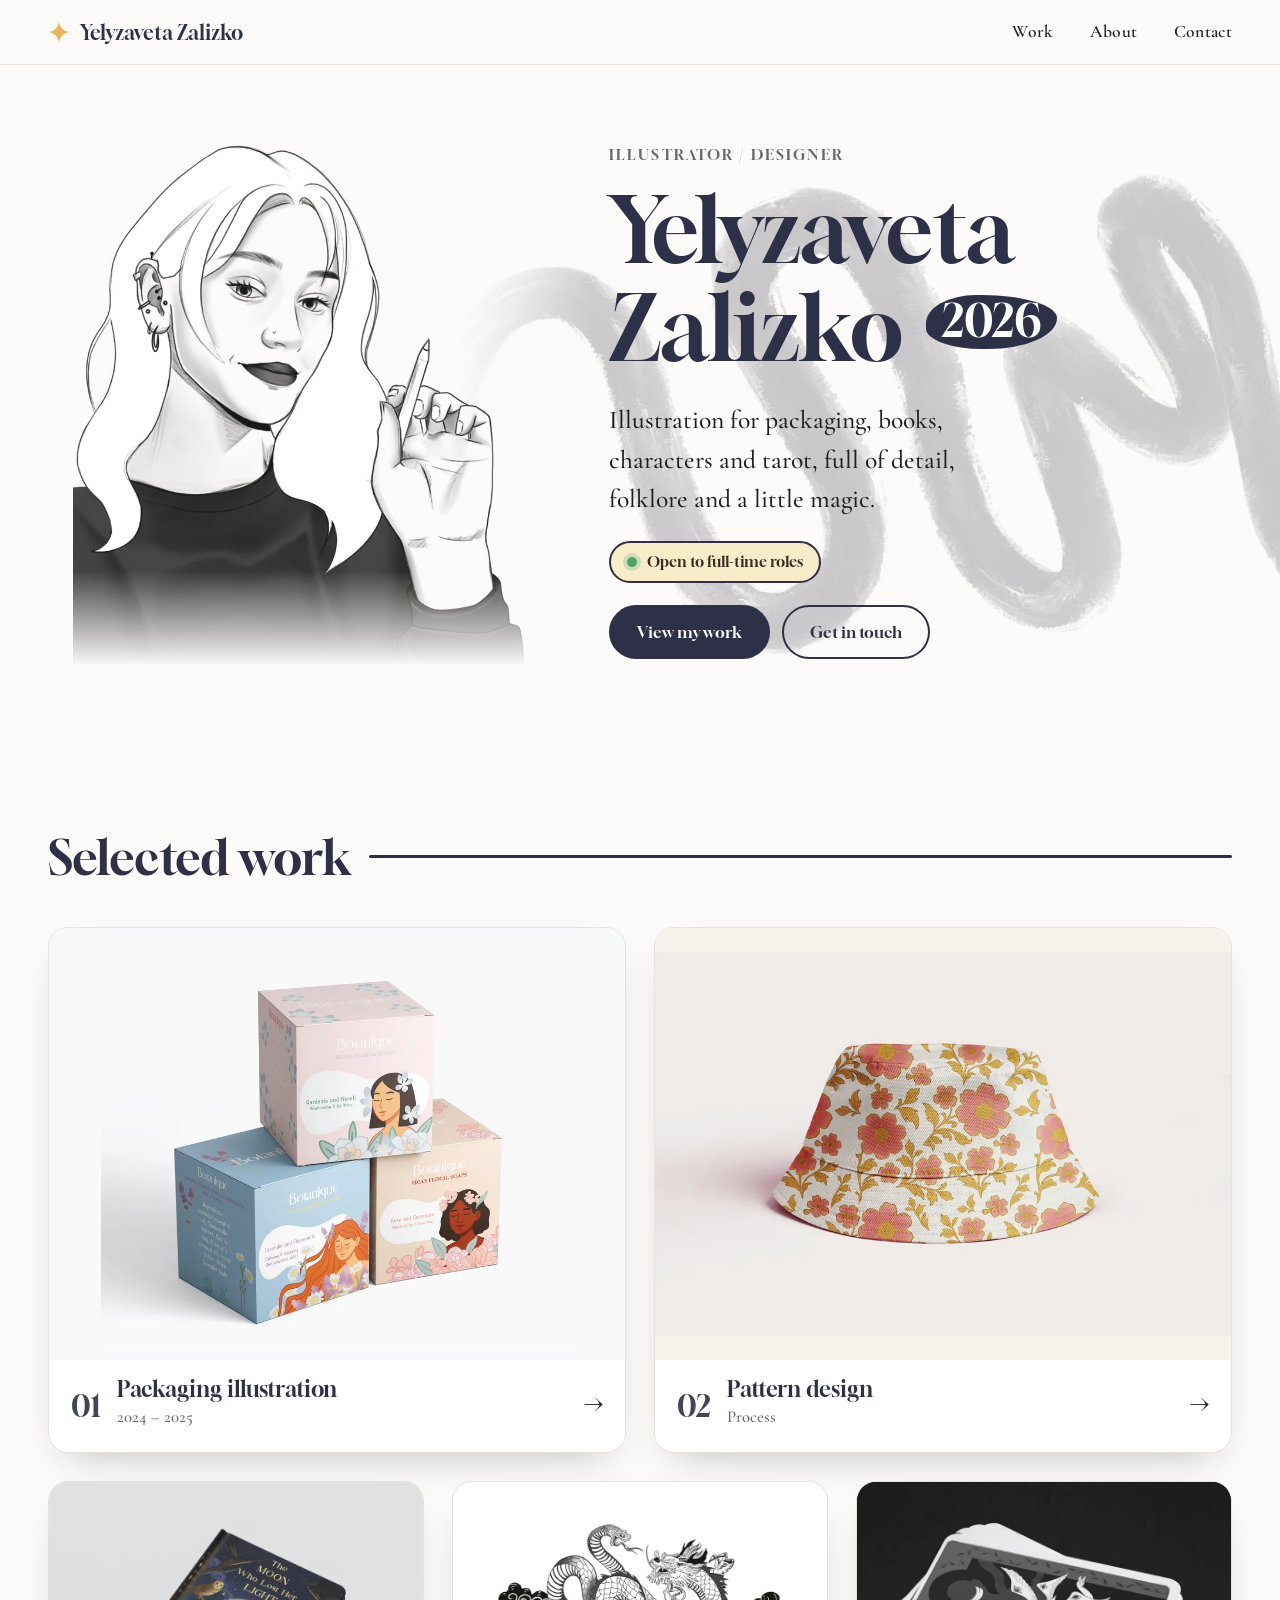
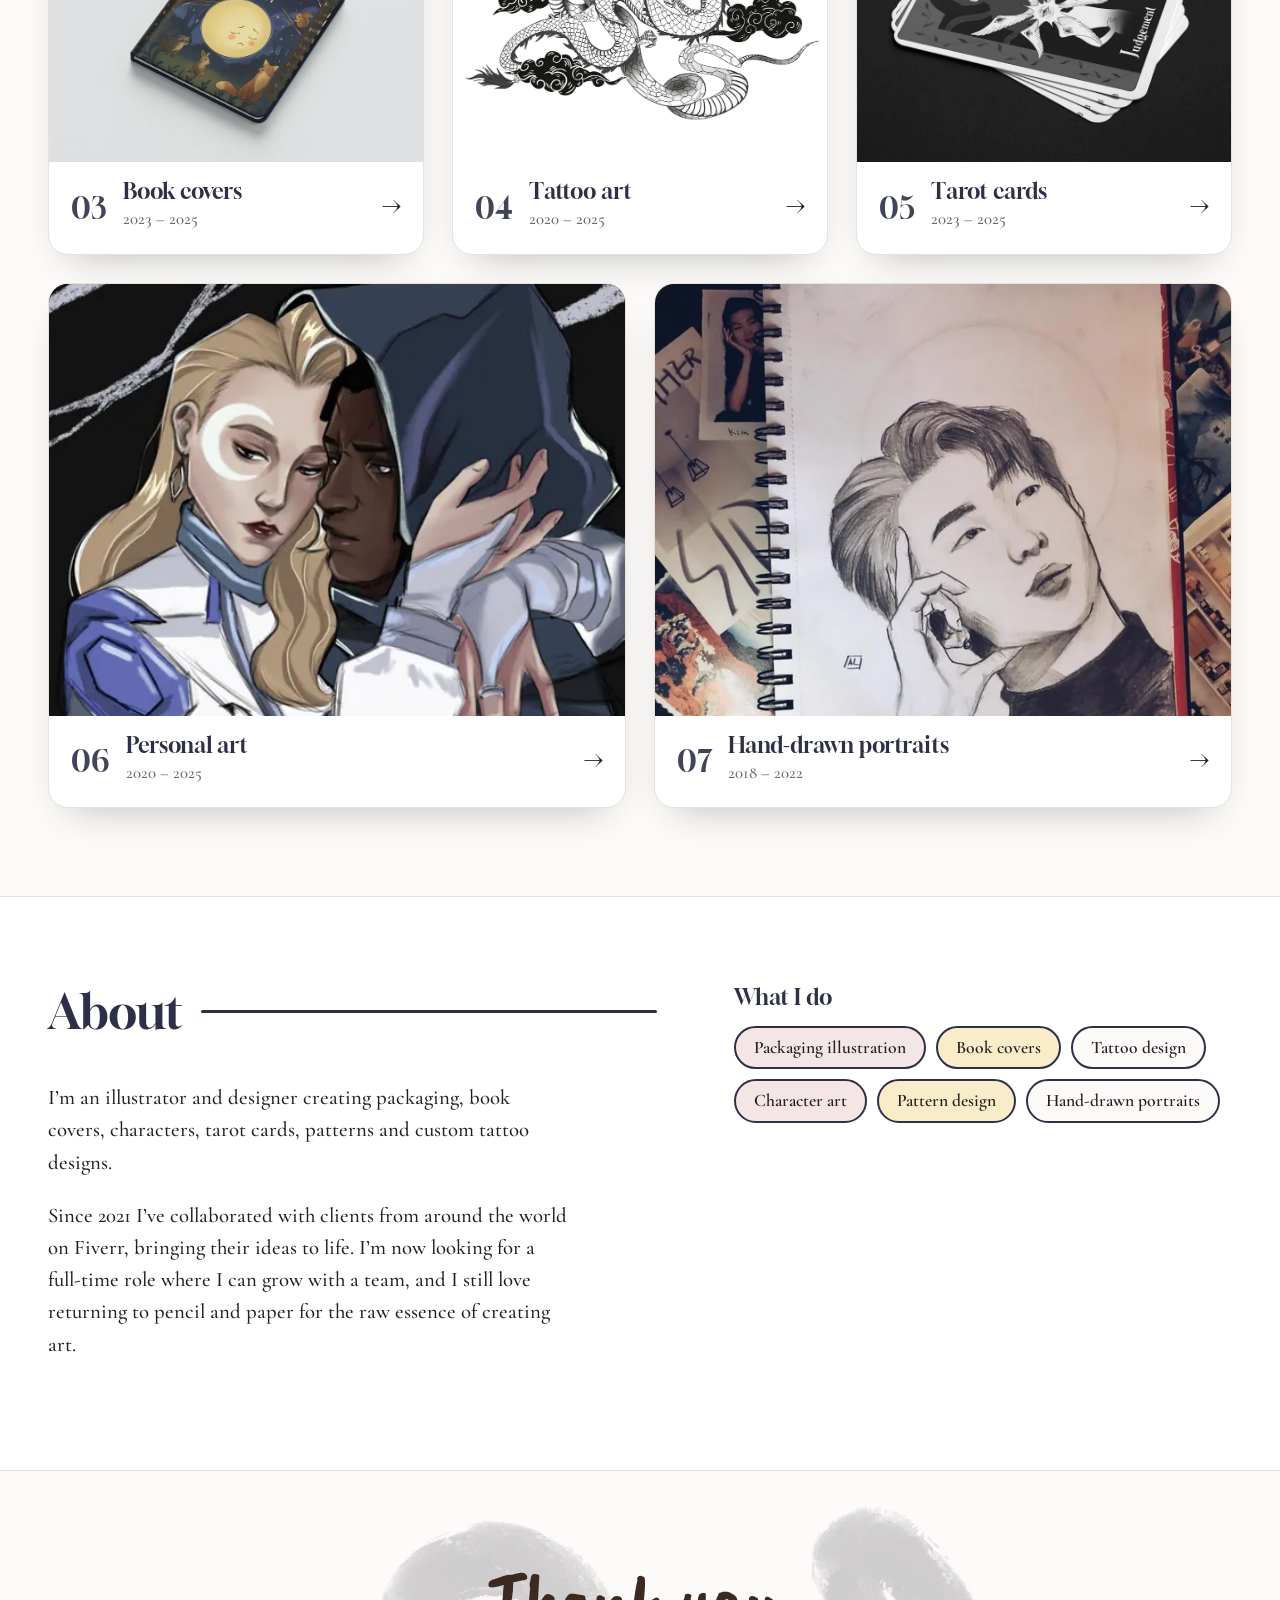
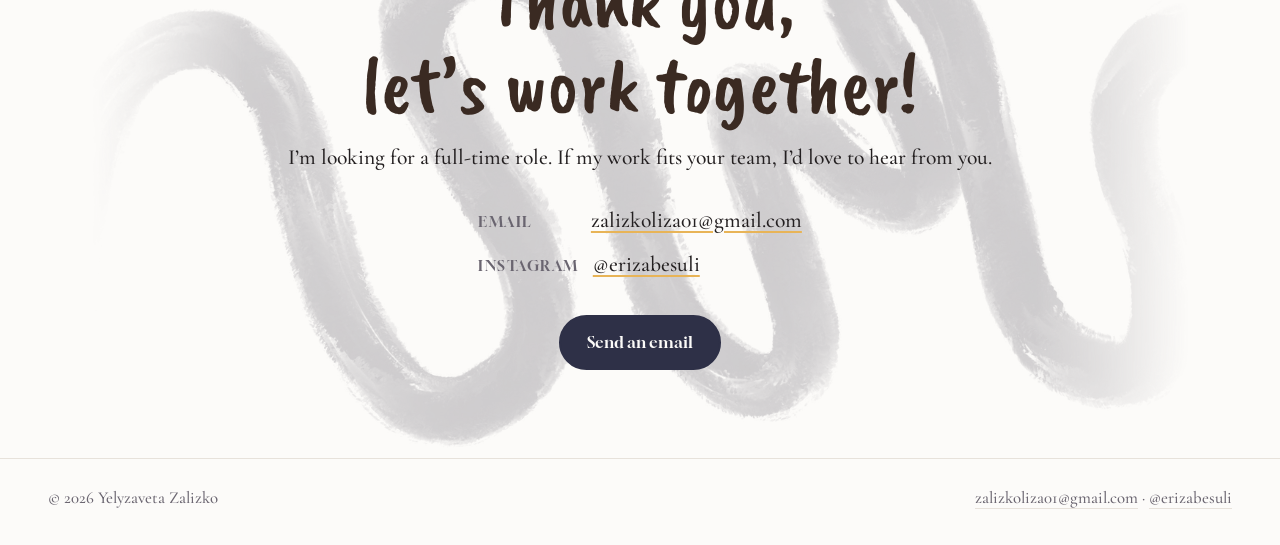
<file: index.html>
<!doctype html>
<html lang="en">
<head>
<meta charset="utf-8">
<meta name="viewport" content="width=device-width, initial-scale=1">
<title>Yelyzaveta Zalizko · Illustrator / Designer</title>
<meta name="description" content="Portfolio of Yelyzaveta Zalizko, illustrator and designer: packaging, book covers, character art, tarot cards and pattern design. Open to full-time roles.">
<meta name="theme-color" content="#fcfbf9">
<meta property="og:title" content="Yelyzaveta Zalizko · Illustrator / Designer">
<meta property="og:description" content="Portfolio of Yelyzaveta Zalizko, illustrator and designer: packaging, book covers, character art, tarot cards and pattern design. Open to full-time roles.">
<meta property="og:type" content="website">
<link rel="icon" href="img/favicon.svg" type="image/svg+xml">
<link rel="preconnect" href="https://fonts.googleapis.com">
<link rel="preconnect" href="https://fonts.gstatic.com" crossorigin>
<link href="https://fonts.googleapis.com/css2?family=Caveat+Brush&family=Cormorant+Garamond:wght@500;600;700&family=Gloock&display=swap" rel="stylesheet">
<link rel="stylesheet" href="css/style.css">
</head>
<body>
<a class="skip" href="#main">Skip to content</a>
<header class="nav">
  <div class="wrap">
    <a class="brand" href="index.html"><svg viewBox="0 0 64 64" aria-hidden="true"><path d="M32 2c2.6 16.6 13.4 27.4 30 30-16.6 2.6-27.4 13.4-30 30C29.4 45.4 18.6 34.6 2 32 18.6 29.4 29.4 18.6 32 2z" fill="#e8b457"/></svg><span>Yelyzaveta Zalizko</span></a>
    <button class="burger" aria-label="Menu" aria-expanded="false"><span></span></button>
    <ul class="menu">
      <li><a href="index.html#work">Work</a></li>
      <li><a href="index.html#about">About</a></li>
      <li><a href="index.html#contact">Contact</a></li>
    </ul>
  </div>
</header>
<main id="main">
<section class="hero">
  <img class="swirl" src="img/brush-t.webp" alt="" aria-hidden="true">
  <div class="wrap">
    <div class="hero-art"><img src="img/hero-portrait-t.webp" width="783" height="900" alt="Illustrated self-portrait of Yelyzaveta holding a pencil"></div>
    <div>
      <p class="eyebrow">Illustrator / Designer</p>
      <h1>Yelyzaveta<br>Zalizko <em>2026</em></h1>
      <p class="lede">Illustration for packaging, books, characters and tarot, full of detail, folklore and a little magic.</p>
      <p class="badge"><i aria-hidden="true"></i>Open to full-time roles</p>
      <div class="btns"><a class="btn" href="#work">View my work</a><a class="btn ghost" href="#contact">Get in touch</a></div>
    </div>
  </div>
</section>

<section id="work">
  <div class="wrap">
    <div class="sec-head"><h2>Selected work</h2></div>
    <div class="cards">
    <a class="card reveal half" href="packaging.html" style="--tint:#f8f9fa;--fit:contain;--pos:center">
      <div class="pic"><img src="img/soap-trio-t.webp" width="900" height="825" alt=""></div>
      <div class="info"><span class="num">01</span><div><h3>Packaging illustration</h3><span class="yrs">2024 – 2025</span></div><span class="arrow" aria-hidden="true">→</span></div>
    </a>
    <a class="card reveal half" href="pattern-design.html" style="--tint:#f7f1ec;--fit:contain;--pos:center">
      <div class="pic"><img src="img/pat-hat-t.webp" width="900" height="600" alt=""></div>
      <div class="info"><span class="num">02</span><div><h3>Pattern design</h3><span class="yrs">Process</span></div><span class="arrow" aria-hidden="true">→</span></div>
    </a>
    <a class="card reveal" href="book-covers.html" style="--tint:#dfe1e6;--fit:cover;--pos:center">
      <div class="pic"><img src="img/moon-closed-t.webp" width="900" height="675" alt="" loading="lazy" decoding="async"></div>
      <div class="info"><span class="num">03</span><div><h3>Book covers</h3><span class="yrs">2023 – 2025</span></div><span class="arrow" aria-hidden="true">→</span></div>
    </a>
    <a class="card reveal" href="tattoo-art.html" style="--tint:#ffffff;--fit:contain;--pos:center">
      <div class="pic"><img src="img/tattoo-dragon-t.webp" width="900" height="643" alt="" loading="lazy" decoding="async"></div>
      <div class="info"><span class="num">04</span><div><h3>Tattoo art</h3><span class="yrs">2020 – 2025</span></div><span class="arrow" aria-hidden="true">→</span></div>
    </a>
    <a class="card reveal" href="tarot.html" style="--tint:#161616;--fit:cover;--pos:center 45%">
      <div class="pic"><img src="img/tarot-stack-t.webp" width="900" height="600" alt="" loading="lazy" decoding="async"></div>
      <div class="info"><span class="num">05</span><div><h3>Tarot cards</h3><span class="yrs">2023 – 2025</span></div><span class="arrow" aria-hidden="true">→</span></div>
    </a>
    <a class="card reveal half" href="personal-art.html" style="--tint:#1a1a1f;--fit:cover;--pos:center 30%">
      <div class="pic"><img src="img/art-couple-t.webp" width="506" height="900" alt="" loading="lazy" decoding="async"></div>
      <div class="info"><span class="num">06</span><div><h3>Personal art</h3><span class="yrs">2020 – 2025</span></div><span class="arrow" aria-hidden="true">→</span></div>
    </a>
    <a class="card reveal half" href="portraits.html" style="--tint:#e8e1d8;--fit:cover;--pos:center 35%">
      <div class="pic"><img src="img/portrait-rm-t.webp" width="899" height="900" alt="" loading="lazy" decoding="async"></div>
      <div class="info"><span class="num">07</span><div><h3>Hand-drawn portraits</h3><span class="yrs">2018 – 2022</span></div><span class="arrow" aria-hidden="true">→</span></div>
    </a>
    </div>
  </div>
</section>

<section class="about" id="about">
  <div class="wrap">
    <div class="reveal">
      <div class="sec-head"><h2>About</h2></div>
      <p>I’m an illustrator and designer creating packaging, book covers, characters, tarot cards, patterns and custom tattoo designs.</p>
      <p>Since 2021 I’ve collaborated with clients from around the world on Fiverr, bringing their ideas to life. I’m now looking for a full-time role where I can grow with a team, and I still love returning to pencil and paper for the raw essence of creating art.</p>
    </div>
    <div class="reveal">
      <h3>What I do</h3>
      <ul class="chips"><li>Packaging illustration</li><li>Book covers</li><li>Tattoo design</li><li>Character art</li><li>Pattern design</li><li>Hand-drawn portraits</li></ul>
    </div>
  </div>
</section>

<section class="contact" id="contact">
  <img class="swirl" src="img/brush-t.webp" alt="" aria-hidden="true" loading="lazy">
  <div class="wrap reveal">
    <h2>Thank you,<br>let’s work together!</h2>
    <p class="sub">I’m looking for a full-time role. If my work fits your team, I’d love to hear from you.</p>
    <ul class="contact-list">
      <li><b>Email</b><a href="mailto:zalizkoliza01@gmail.com">zalizkoliza01@gmail.com</a></li><li><b>Instagram</b><a href="https://www.instagram.com/erizabesuli/" rel="noopener">@erizabesuli</a></li>
    </ul>
    <div class="btns"><a class="btn" href="mailto:zalizkoliza01@gmail.com?subject=Opportunity%20for%20Yelyzaveta%20Zalizko">Send an email</a></div>
  </div>
</section>
</main>
<footer class="foot">
  <div class="wrap">
    <span>© 2026 Yelyzaveta Zalizko</span>
    <span><a href="mailto:zalizkoliza01@gmail.com">zalizkoliza01@gmail.com</a> · <a href="https://www.instagram.com/erizabesuli/" rel="noopener">@erizabesuli</a></span>
  </div>
</footer>
<script src="js/main.js"></script>
</body>
</html>
</file>
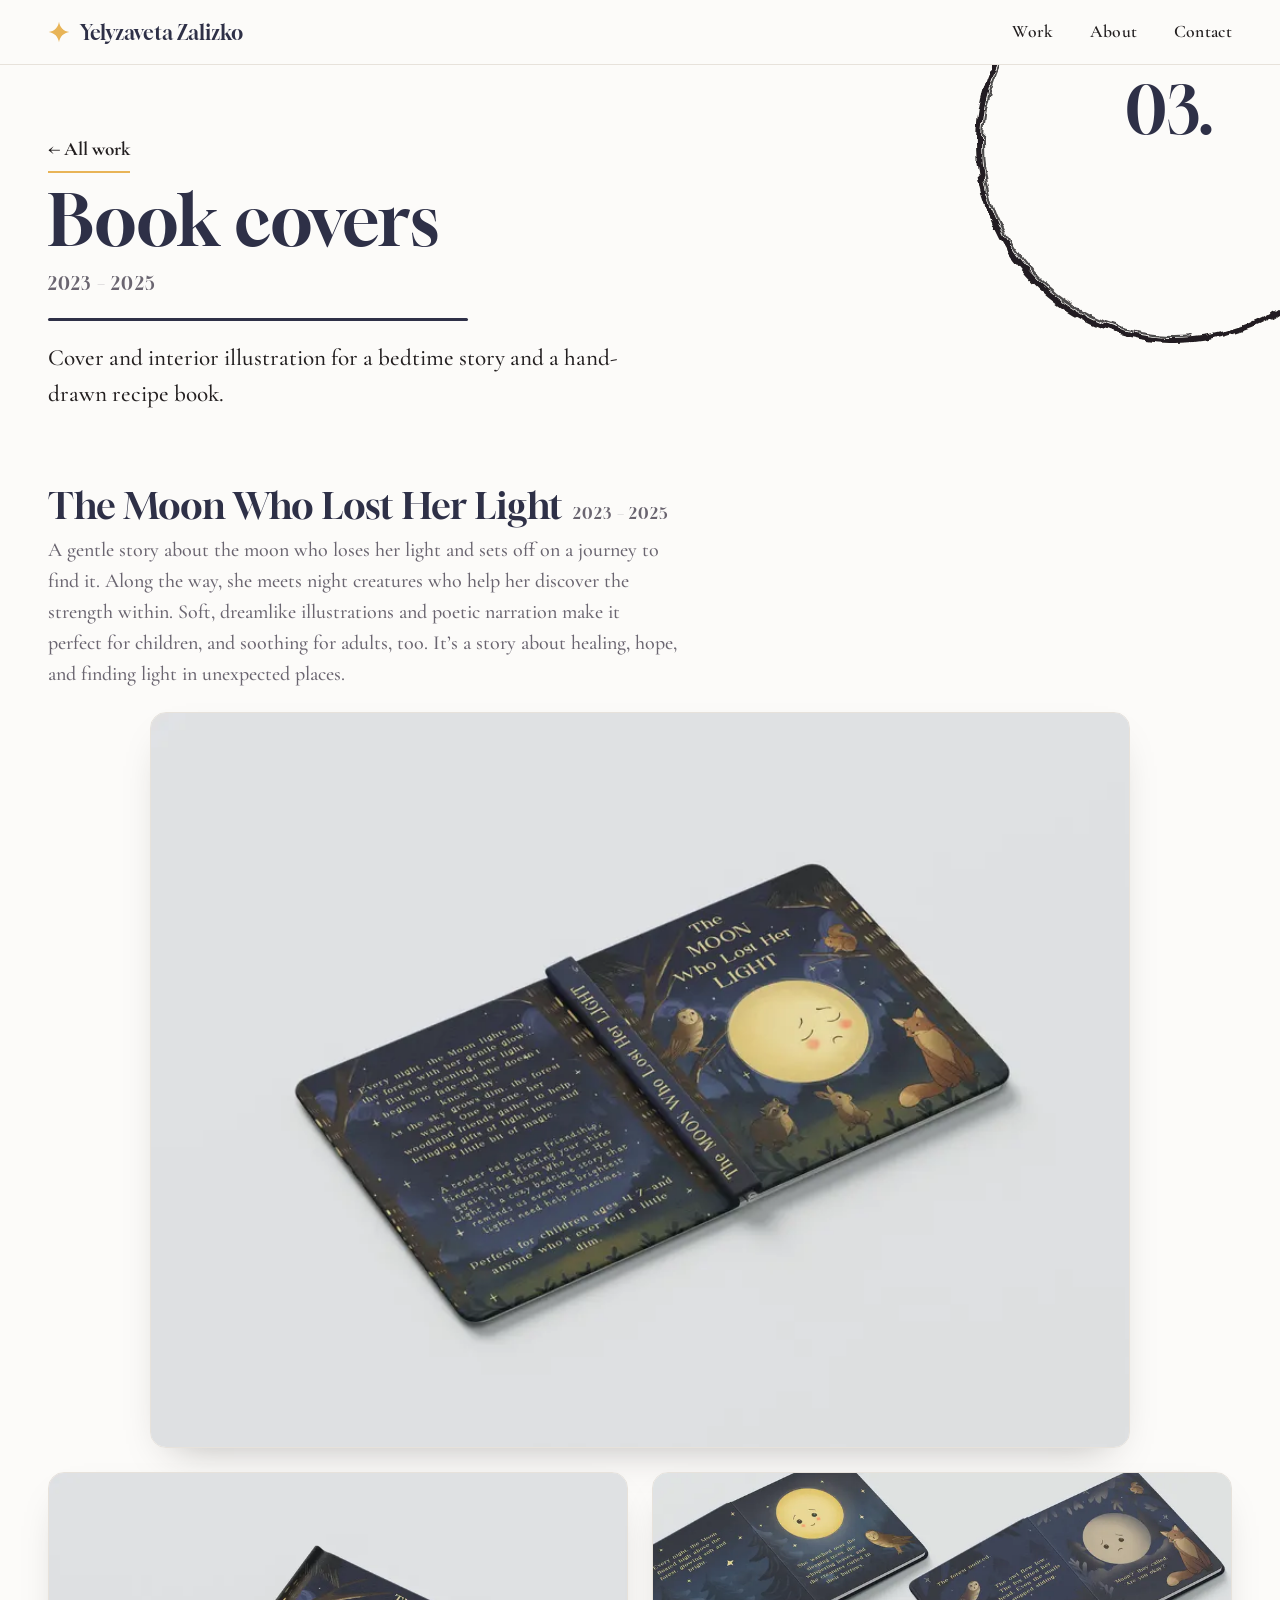
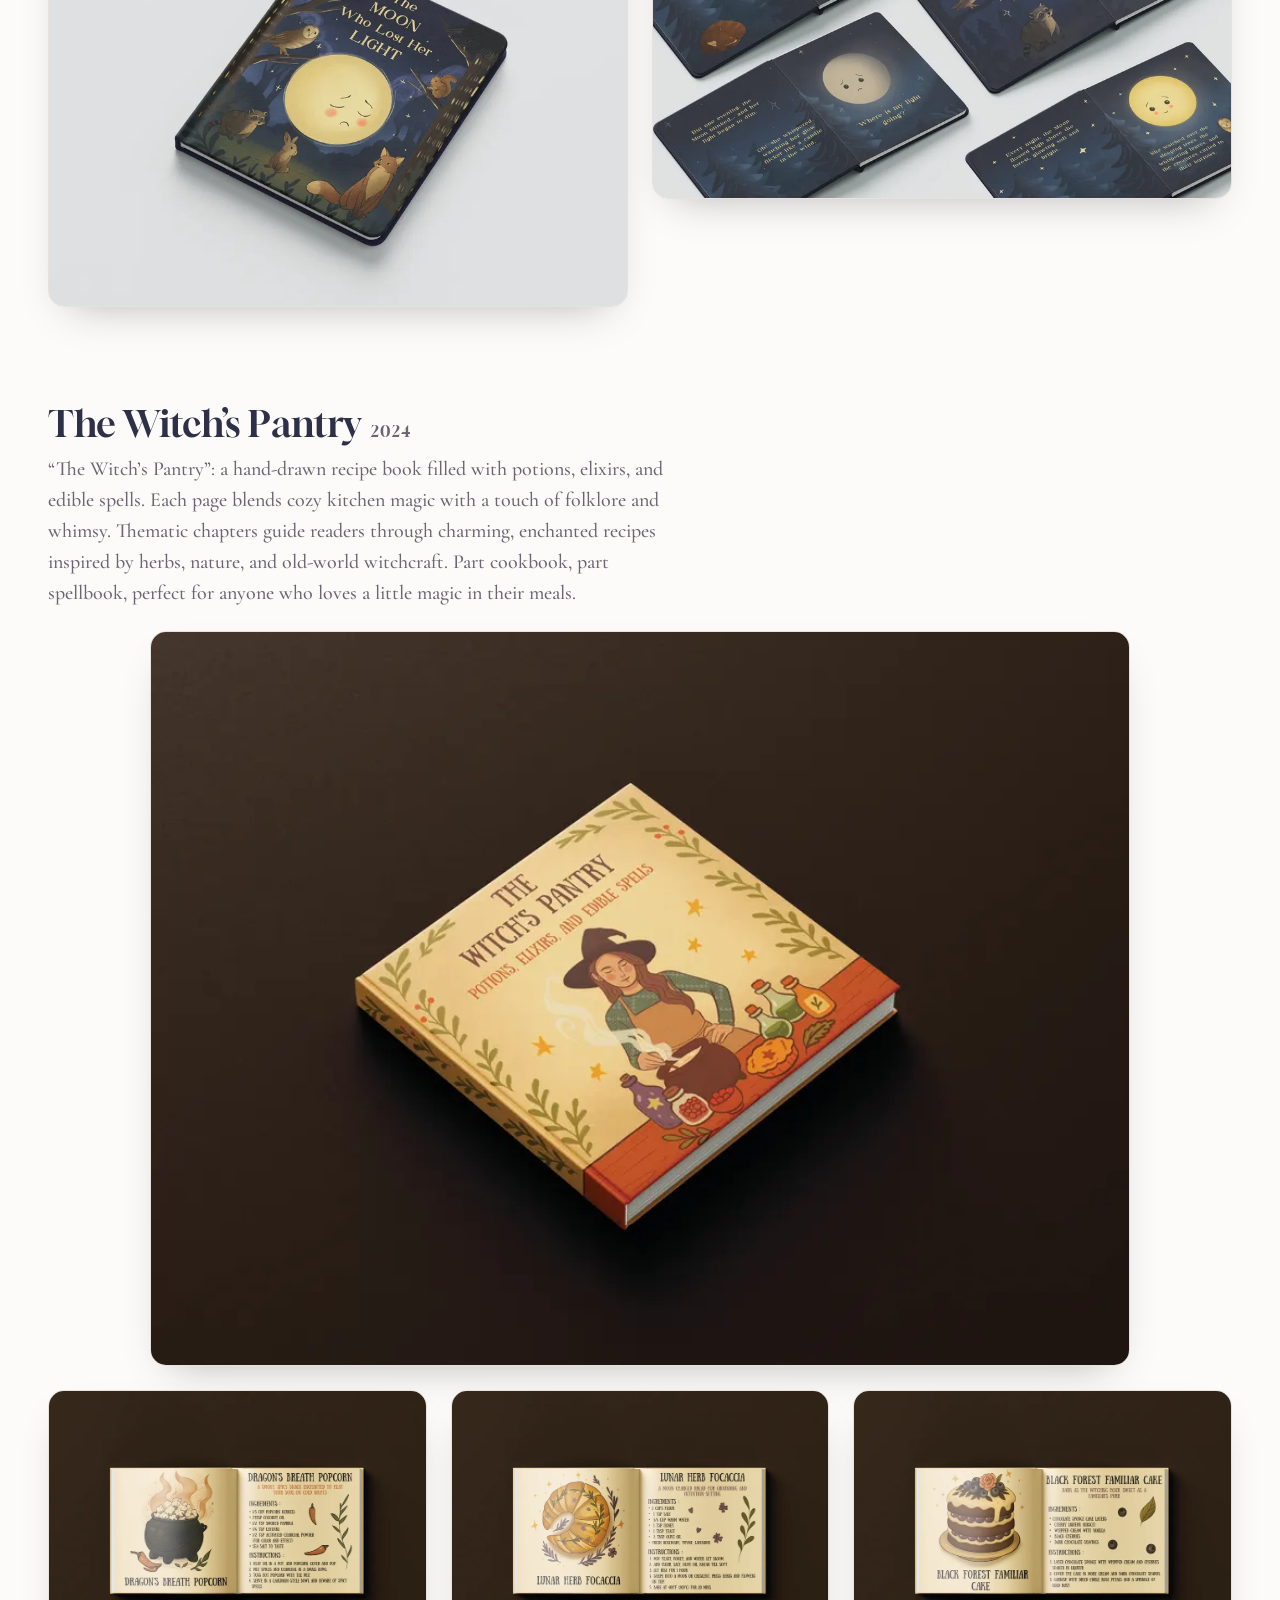
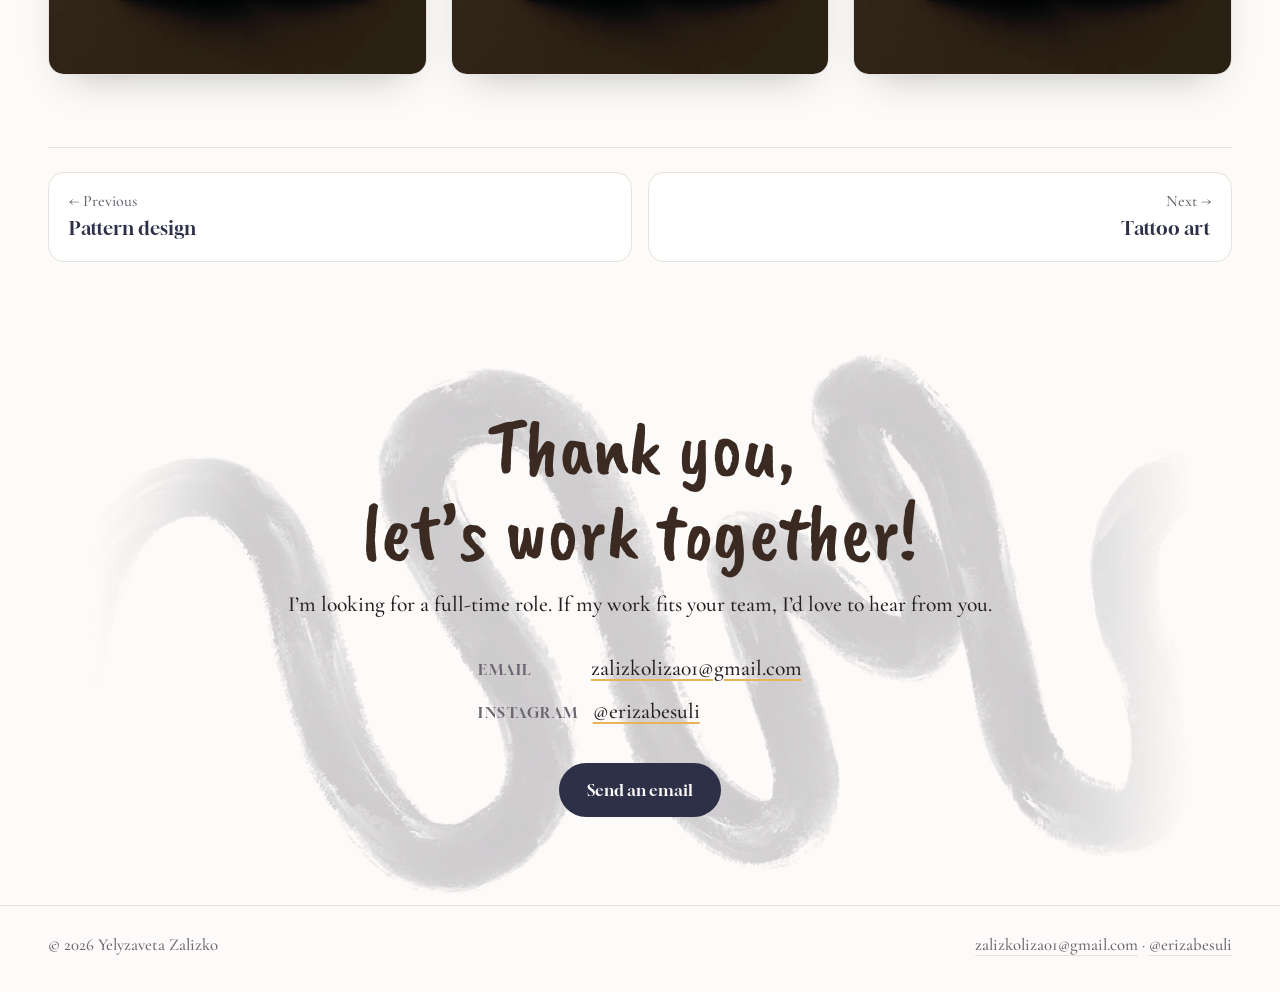
<file: book-covers.html>
<!doctype html>
<html lang="en">
<head>
<meta charset="utf-8">
<meta name="viewport" content="width=device-width, initial-scale=1">
<title>Book covers · Yelyzaveta Zalizko</title>
<meta name="description" content="Book covers by Yelyzaveta Zalizko. Cover and interior illustration for a bedtime story and a hand-drawn recipe book.">
<meta name="theme-color" content="#fcfbf9">
<meta property="og:title" content="Book covers · Yelyzaveta Zalizko">
<meta property="og:description" content="Book covers by Yelyzaveta Zalizko. Cover and interior illustration for a bedtime story and a hand-drawn recipe book.">
<meta property="og:type" content="website">
<link rel="icon" href="img/favicon.svg" type="image/svg+xml">
<link rel="preconnect" href="https://fonts.googleapis.com">
<link rel="preconnect" href="https://fonts.gstatic.com" crossorigin>
<link href="https://fonts.googleapis.com/css2?family=Caveat+Brush&family=Cormorant+Garamond:wght@500;600;700&family=Gloock&display=swap" rel="stylesheet">
<link rel="stylesheet" href="css/style.css">
</head>
<body>
<a class="skip" href="#main">Skip to content</a>
<header class="nav">
  <div class="wrap">
    <a class="brand" href="index.html"><svg viewBox="0 0 64 64" aria-hidden="true"><path d="M32 2c2.6 16.6 13.4 27.4 30 30-16.6 2.6-27.4 13.4-30 30C29.4 45.4 18.6 34.6 2 32 18.6 29.4 29.4 18.6 32 2z" fill="#e8b457"/></svg><span>Yelyzaveta Zalizko</span></a>
    <button class="burger" aria-label="Menu" aria-expanded="false"><span></span></button>
    <ul class="menu">
      <li><a href="index.html#work">Work</a></li>
      <li><a href="index.html#about">About</a></li>
      <li><a href="index.html#contact">Contact</a></li>
    </ul>
  </div>
</header>
<main id="main">
<header class="phead">
  <div class="ring" aria-hidden="true"><span>03.</span></div>
  <div class="wrap">
    <div>
      <a class="back" href="index.html#work">← All work</a>
      <h1>Book covers</h1>
      <p class="years">2023 – 2025</p>
      <div class="rule"></div>
      <p class="lede">Cover and interior illustration for a bedtime story and a hand-drawn recipe book.</p>
    </div>
  </div>
</header>
<section class="group"><div class="wrap"><div class="ghead reveal"><h2>The Moon Who Lost Her Light<span class="gy">2023 – 2025</span></h2><p>A gentle story about the moon who loses her light and sets off on a journey to find it. Along the way, she meets night creatures who help her discover the strength within. Soft, dreamlike illustrations and poetic narration make it perfect for children, and soothing for adults, too. It’s a story about healing, hope, and finding light in unexpected places.</p></div><div class="feature"><figure class="fig reveal"><a href="img/moon-open-f.webp" data-full="img/moon-open-f.webp" data-caption="Open hardcover of The Moon Who Lost Her Light showing the front cover, spine and back cover"><img src="img/moon-open-t.webp" width="900" height="675" alt="Open hardcover of The Moon Who Lost Her Light showing the front cover, spine and back cover" loading="lazy" decoding="async"></a></figure><figure class="fig reveal"><a href="img/moon-closed-f.webp" data-full="img/moon-closed-f.webp" data-caption="Closed hardcover with a sleepy moon surrounded by an owl, fox, rabbit and raccoon"><img src="img/moon-closed-t.webp" width="900" height="675" alt="Closed hardcover with a sleepy moon surrounded by an owl, fox, rabbit and raccoon" loading="lazy" decoding="async"></a></figure><figure class="fig reveal"><a href="img/moon-spreads-f.webp" data-full="img/moon-spreads-f.webp" data-caption="Interior spreads of the picture book: the moon, an owl, a fox and a raccoon in a night forest"><img src="img/moon-spreads-t.webp" width="900" height="506" alt="Interior spreads of the picture book: the moon, an owl, a fox and a raccoon in a night forest" loading="lazy" decoding="async"></a></figure></div></div></section>
<section class="group"><div class="wrap"><div class="ghead reveal"><h2>The Witch’s Pantry<span class="gy">2024</span></h2><p>“The Witch’s Pantry”: a hand-drawn recipe book filled with potions, elixirs, and edible spells. Each page blends cozy kitchen magic with a touch of folklore and whimsy. Thematic chapters guide readers through charming, enchanted recipes inspired by herbs, nature, and old-world witchcraft. Part cookbook, part spellbook, perfect for anyone who loves a little magic in their meals.</p></div><div class="feature"><figure class="fig reveal"><a href="img/witch-cover-f.webp" data-full="img/witch-cover-f.webp" data-caption="Cover of The Witch’s Pantry: a witch stirring a cauldron surrounded by potion bottles"><img src="img/witch-cover-t.webp" width="900" height="675" alt="Cover of The Witch’s Pantry: a witch stirring a cauldron surrounded by potion bottles" loading="lazy" decoding="async"></a></figure><figure class="fig reveal"><a href="img/witch-popcorn-f.webp" data-full="img/witch-popcorn-f.webp" data-caption="Recipe spread for Dragon’s Breath Popcorn with an illustrated cauldron"><img src="img/witch-popcorn-t.webp" width="900" height="675" alt="Recipe spread for Dragon’s Breath Popcorn with an illustrated cauldron" loading="lazy" decoding="async"></a></figure><figure class="fig reveal"><a href="img/witch-focaccia-f.webp" data-full="img/witch-focaccia-f.webp" data-caption="Recipe spread for Lunar Herb Focaccia with an illustrated loaf"><img src="img/witch-focaccia-t.webp" width="900" height="675" alt="Recipe spread for Lunar Herb Focaccia with an illustrated loaf" loading="lazy" decoding="async"></a></figure><figure class="fig reveal"><a href="img/witch-cake-f.webp" data-full="img/witch-cake-f.webp" data-caption="Recipe spread for Black Forest Familiar Cake with an illustrated cake"><img src="img/witch-cake-t.webp" width="900" height="675" alt="Recipe spread for Black Forest Familiar Cake with an illustrated cake" loading="lazy" decoding="async"></a></figure></div></div></section><div class="wrap"><nav class="pager" aria-label="Project navigation"><a href="pattern-design.html"><small>← Previous</small><strong>Pattern design</strong></a><a href="tattoo-art.html"><small>Next →</small><strong>Tattoo art</strong></a></nav></div>
<section class="contact" id="contact">
  <img class="swirl" src="img/brush-t.webp" alt="" aria-hidden="true" loading="lazy">
  <div class="wrap reveal">
    <h2>Thank you,<br>let’s work together!</h2>
    <p class="sub">I’m looking for a full-time role. If my work fits your team, I’d love to hear from you.</p>
    <ul class="contact-list">
      <li><b>Email</b><a href="mailto:zalizkoliza01@gmail.com">zalizkoliza01@gmail.com</a></li><li><b>Instagram</b><a href="https://www.instagram.com/erizabesuli/" rel="noopener">@erizabesuli</a></li>
    </ul>
    <div class="btns"><a class="btn" href="mailto:zalizkoliza01@gmail.com?subject=Opportunity%20for%20Yelyzaveta%20Zalizko">Send an email</a></div>
  </div>
</section>
</main>
<footer class="foot">
  <div class="wrap">
    <span>© 2026 Yelyzaveta Zalizko</span>
    <span><a href="mailto:zalizkoliza01@gmail.com">zalizkoliza01@gmail.com</a> · <a href="https://www.instagram.com/erizabesuli/" rel="noopener">@erizabesuli</a></span>
  </div>
</footer>
<script src="js/main.js"></script>
</body>
</html>
</file>
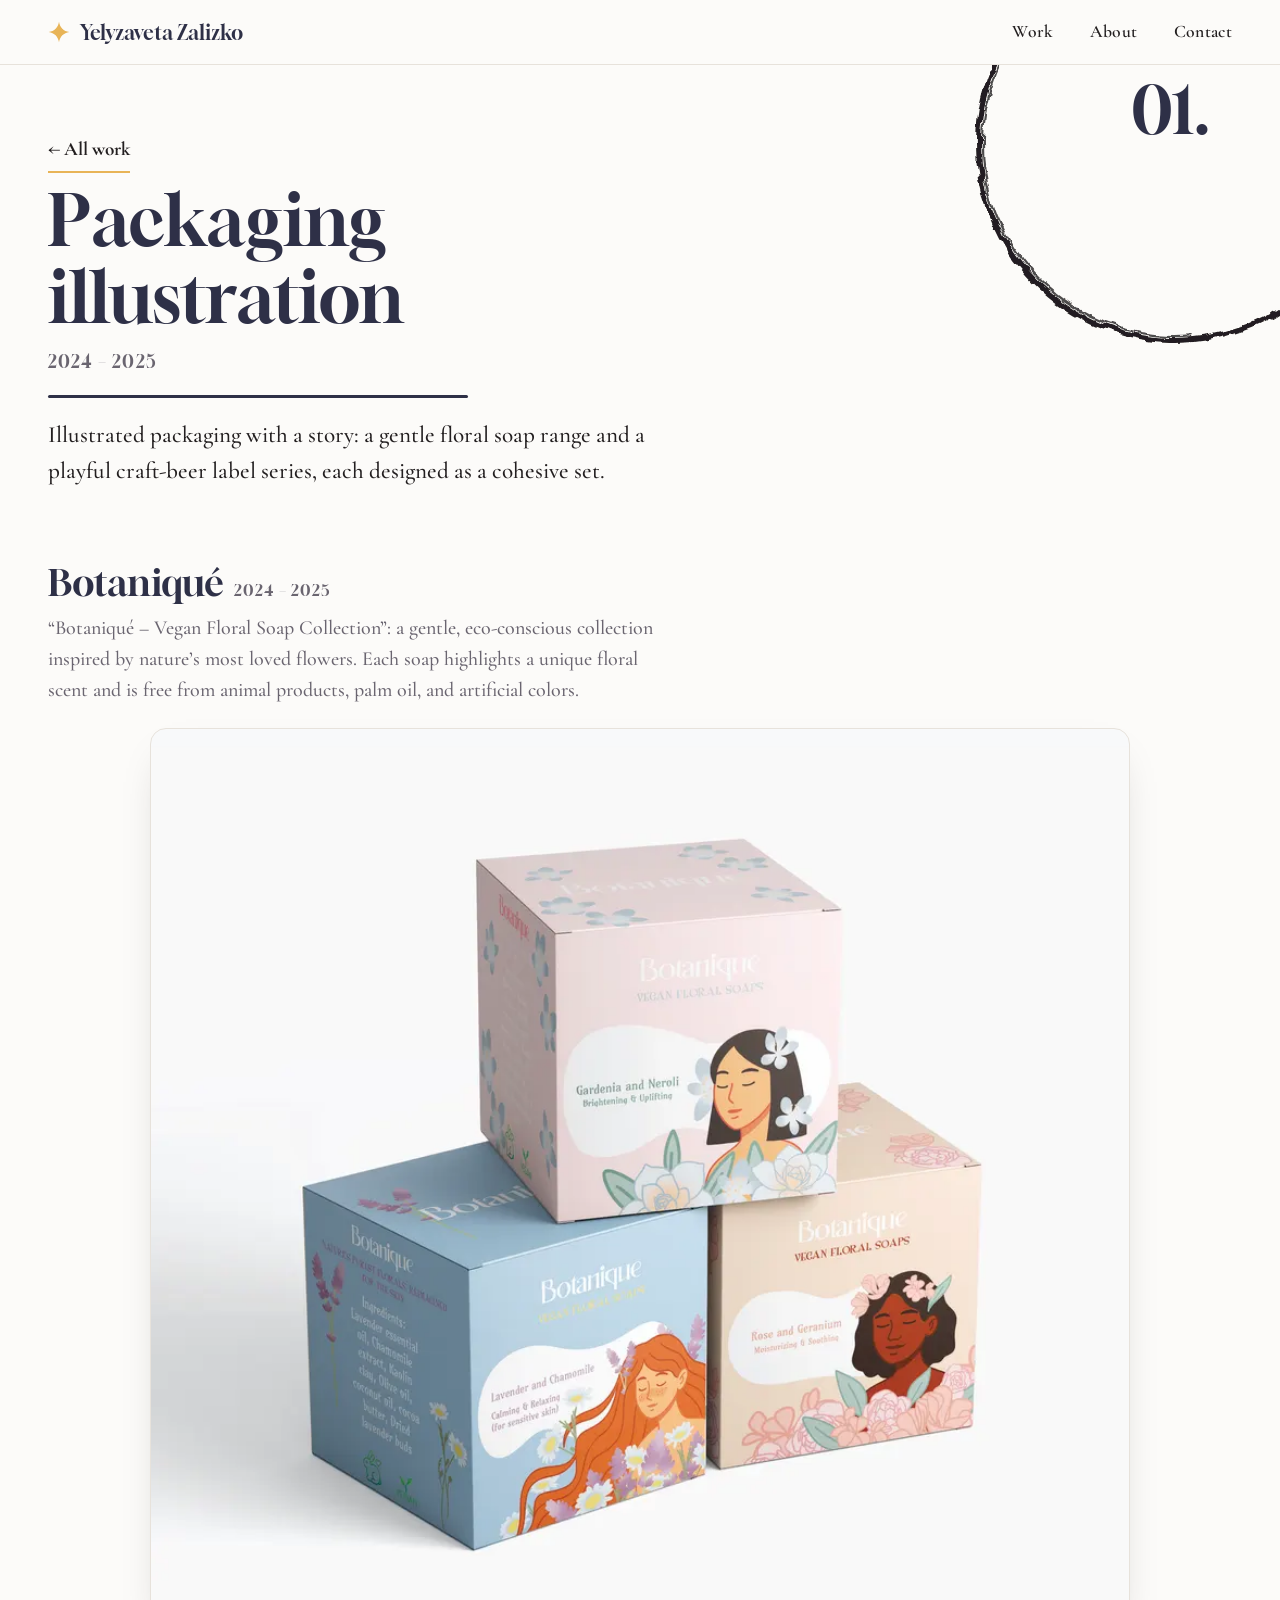
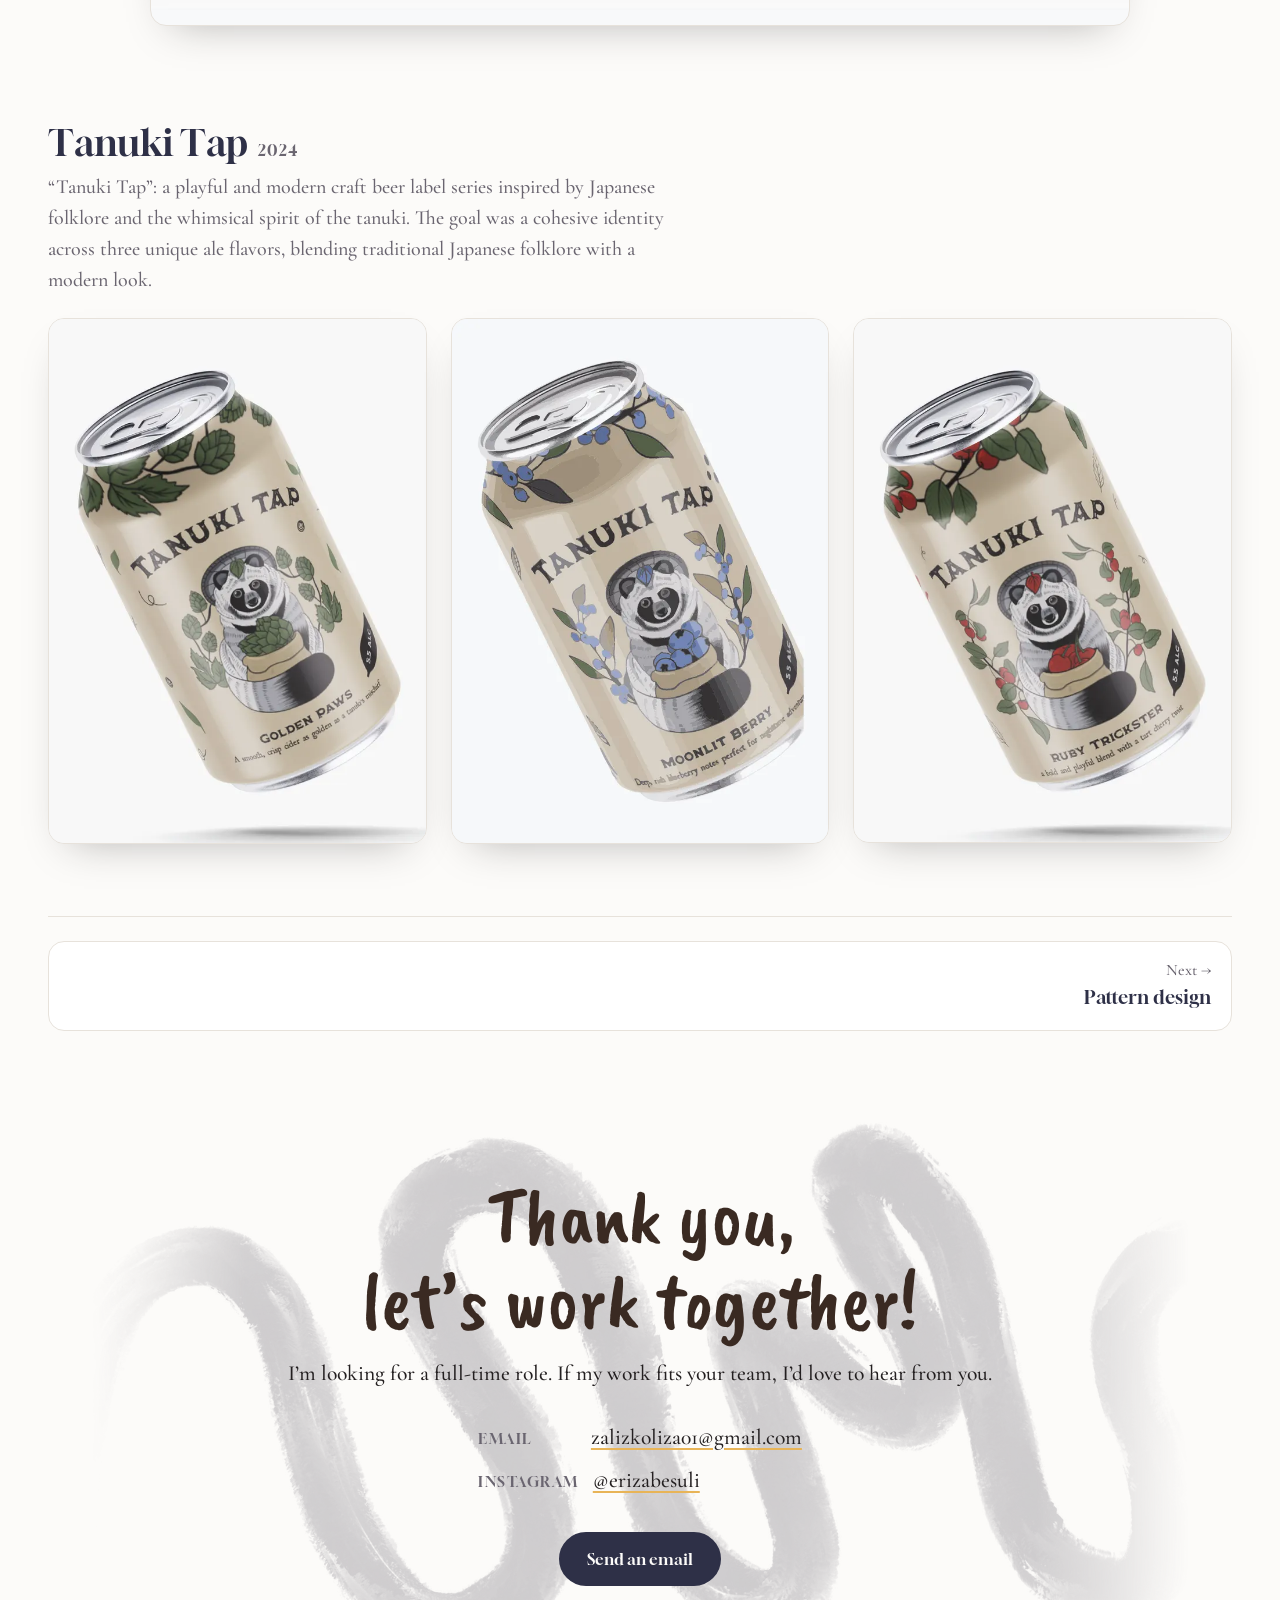
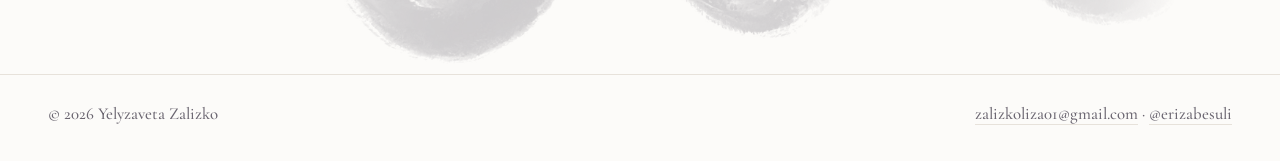
<file: packaging.html>
<!doctype html>
<html lang="en">
<head>
<meta charset="utf-8">
<meta name="viewport" content="width=device-width, initial-scale=1">
<title>Packaging illustration · Yelyzaveta Zalizko</title>
<meta name="description" content="Packaging illustration by Yelyzaveta Zalizko. Illustrated packaging with a story: a gentle floral soap range and a playful craft-beer label series, each designed as a cohesive set.">
<meta name="theme-color" content="#fcfbf9">
<meta property="og:title" content="Packaging illustration · Yelyzaveta Zalizko">
<meta property="og:description" content="Packaging illustration by Yelyzaveta Zalizko. Illustrated packaging with a story: a gentle floral soap range and a playful craft-beer label series, each designed as a cohesive set.">
<meta property="og:type" content="website">
<link rel="icon" href="img/favicon.svg" type="image/svg+xml">
<link rel="preconnect" href="https://fonts.googleapis.com">
<link rel="preconnect" href="https://fonts.gstatic.com" crossorigin>
<link href="https://fonts.googleapis.com/css2?family=Caveat+Brush&family=Cormorant+Garamond:wght@500;600;700&family=Gloock&display=swap" rel="stylesheet">
<link rel="stylesheet" href="css/style.css">
</head>
<body>
<a class="skip" href="#main">Skip to content</a>
<header class="nav">
  <div class="wrap">
    <a class="brand" href="index.html"><svg viewBox="0 0 64 64" aria-hidden="true"><path d="M32 2c2.6 16.6 13.4 27.4 30 30-16.6 2.6-27.4 13.4-30 30C29.4 45.4 18.6 34.6 2 32 18.6 29.4 29.4 18.6 32 2z" fill="#e8b457"/></svg><span>Yelyzaveta Zalizko</span></a>
    <button class="burger" aria-label="Menu" aria-expanded="false"><span></span></button>
    <ul class="menu">
      <li><a href="index.html#work">Work</a></li>
      <li><a href="index.html#about">About</a></li>
      <li><a href="index.html#contact">Contact</a></li>
    </ul>
  </div>
</header>
<main id="main">
<header class="phead">
  <div class="ring" aria-hidden="true"><span>01.</span></div>
  <div class="wrap">
    <div>
      <a class="back" href="index.html#work">← All work</a>
      <h1>Packaging illustration</h1>
      <p class="years">2024 – 2025</p>
      <div class="rule"></div>
      <p class="lede">Illustrated packaging with a story: a gentle floral soap range and a playful craft-beer label series, each designed as a cohesive set.</p>
    </div>
  </div>
</header>
<section class="group"><div class="wrap"><div class="ghead reveal"><h2>Botaniqué<span class="gy">2024 – 2025</span></h2><p>“Botaniqué – Vegan Floral Soap Collection”: a gentle, eco-conscious collection inspired by nature’s most loved flowers. Each soap highlights a unique floral scent and is free from animal products, palm oil, and artificial colors.</p></div><div class="lead"><figure class="fig reveal"><a href="img/soap-trio-f.webp" data-full="img/soap-trio-f.webp" data-caption="Three Botaniqué soap boxes stacked together, each with an illustrated woman among flowers"><img src="img/soap-trio-t.webp" width="900" height="825" alt="Three Botaniqué soap boxes stacked together, each with an illustrated woman among flowers" loading="lazy" decoding="async"></a></figure></div></div></section>
<section class="group"><div class="wrap"><div class="ghead reveal"><h2>Tanuki Tap<span class="gy">2024</span></h2><p>“Tanuki Tap”: a playful and modern craft beer label series inspired by Japanese folklore and the whimsical spirit of the tanuki. The goal was a cohesive identity across three unique ale flavors, blending traditional Japanese folklore with a modern look.</p></div><div class="row3" style="--tint:#f6f8f9"><figure class="fig reveal"><a href="img/can-golden-f.webp" data-full="img/can-golden-f.webp" data-caption="Tanuki Tap “Golden Paws” beer can with hop illustrations"><img src="img/can-golden-t.webp" width="648" height="900" alt="Tanuki Tap “Golden Paws” beer can with hop illustrations" loading="lazy" decoding="async"></a></figure><figure class="fig reveal"><a href="img/can-moonlit-f.webp" data-full="img/can-moonlit-f.webp" data-caption="Tanuki Tap “Moonlit Berry” beer can with blueberry illustrations"><img src="img/can-moonlit-t.webp" width="648" height="900" alt="Tanuki Tap “Moonlit Berry” beer can with blueberry illustrations" loading="lazy" decoding="async"></a></figure><figure class="fig reveal"><a href="img/can-ruby-f.webp" data-full="img/can-ruby-f.webp" data-caption="Tanuki Tap “Ruby Trickster” beer can with cherry illustrations"><img src="img/can-ruby-t.webp" width="649" height="900" alt="Tanuki Tap “Ruby Trickster” beer can with cherry illustrations" loading="lazy" decoding="async"></a></figure></div></div></section><div class="wrap"><nav class="pager" aria-label="Project navigation"><a href="pattern-design.html"><small>Next →</small><strong>Pattern design</strong></a></nav></div>
<section class="contact" id="contact">
  <img class="swirl" src="img/brush-t.webp" alt="" aria-hidden="true" loading="lazy">
  <div class="wrap reveal">
    <h2>Thank you,<br>let’s work together!</h2>
    <p class="sub">I’m looking for a full-time role. If my work fits your team, I’d love to hear from you.</p>
    <ul class="contact-list">
      <li><b>Email</b><a href="mailto:zalizkoliza01@gmail.com">zalizkoliza01@gmail.com</a></li><li><b>Instagram</b><a href="https://www.instagram.com/erizabesuli/" rel="noopener">@erizabesuli</a></li>
    </ul>
    <div class="btns"><a class="btn" href="mailto:zalizkoliza01@gmail.com?subject=Opportunity%20for%20Yelyzaveta%20Zalizko">Send an email</a></div>
  </div>
</section>
</main>
<footer class="foot">
  <div class="wrap">
    <span>© 2026 Yelyzaveta Zalizko</span>
    <span><a href="mailto:zalizkoliza01@gmail.com">zalizkoliza01@gmail.com</a> · <a href="https://www.instagram.com/erizabesuli/" rel="noopener">@erizabesuli</a></span>
  </div>
</footer>
<script src="js/main.js"></script>
</body>
</html>
</file>
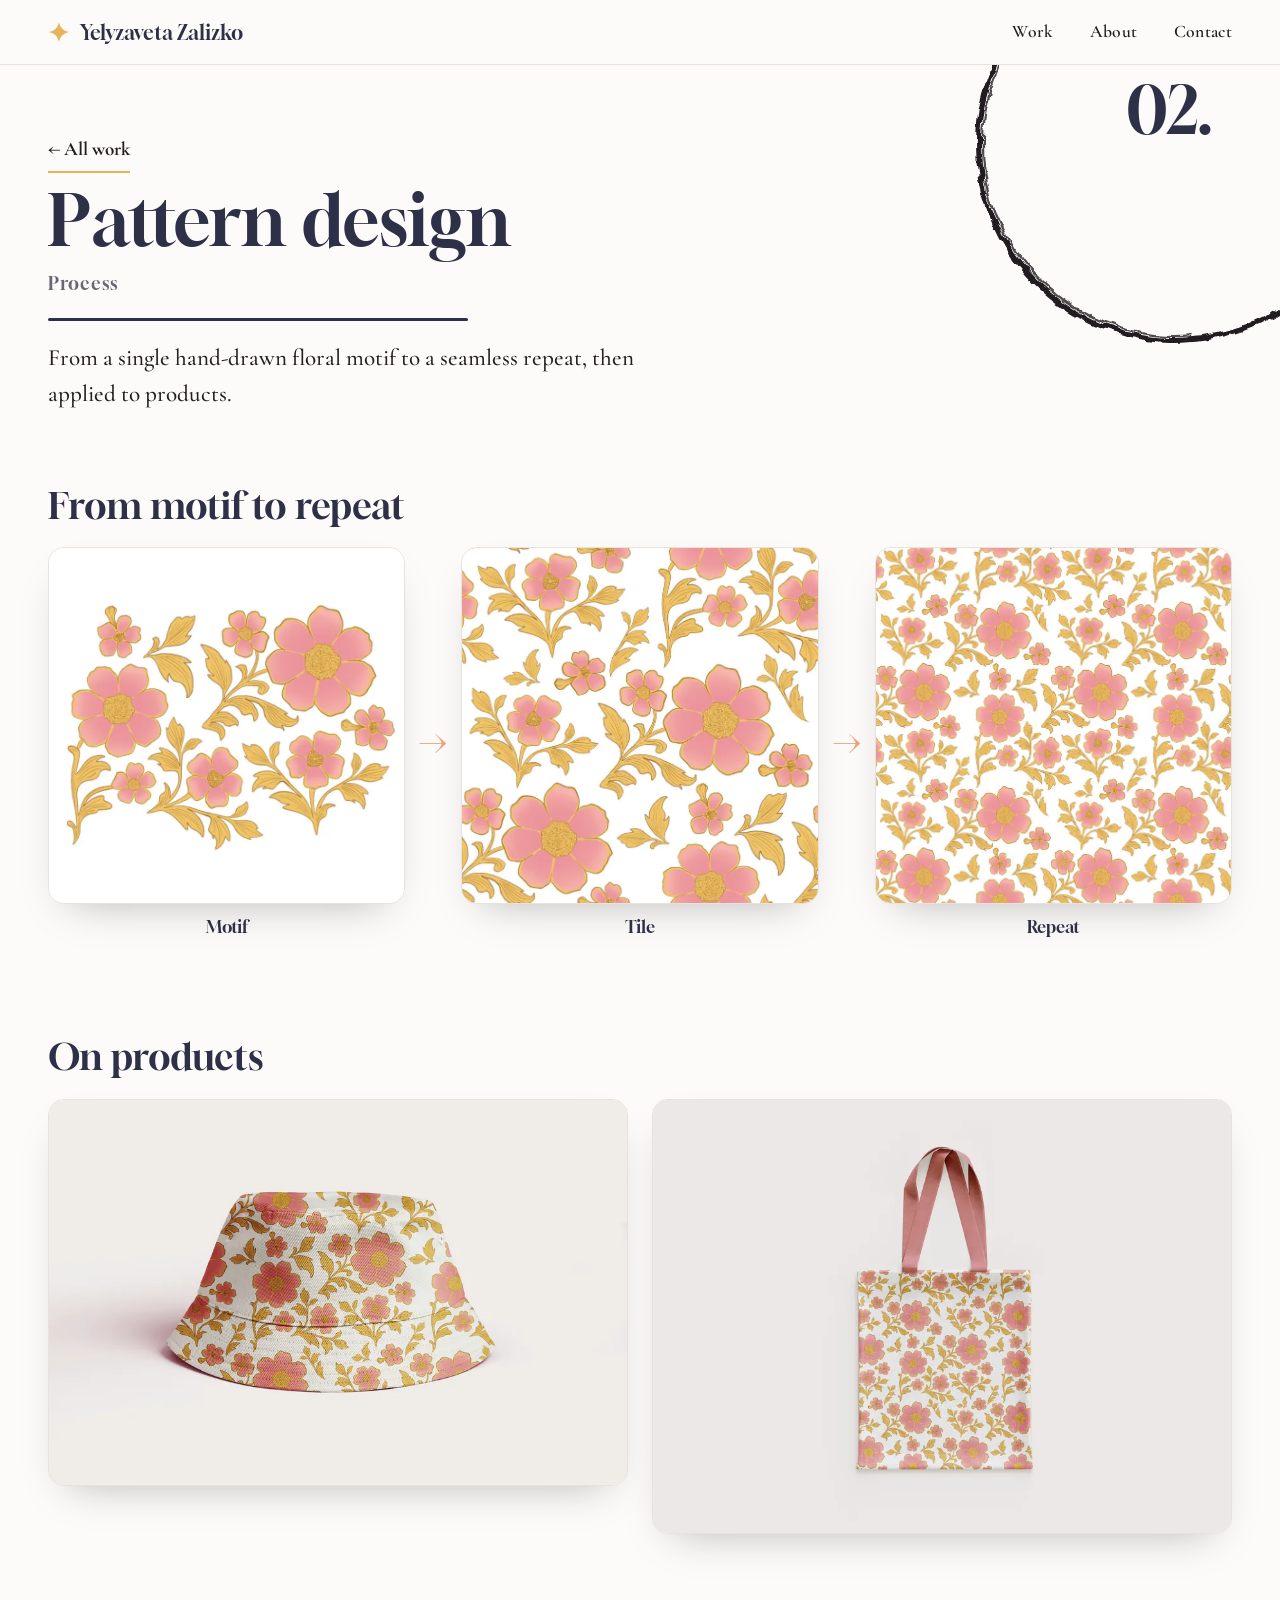
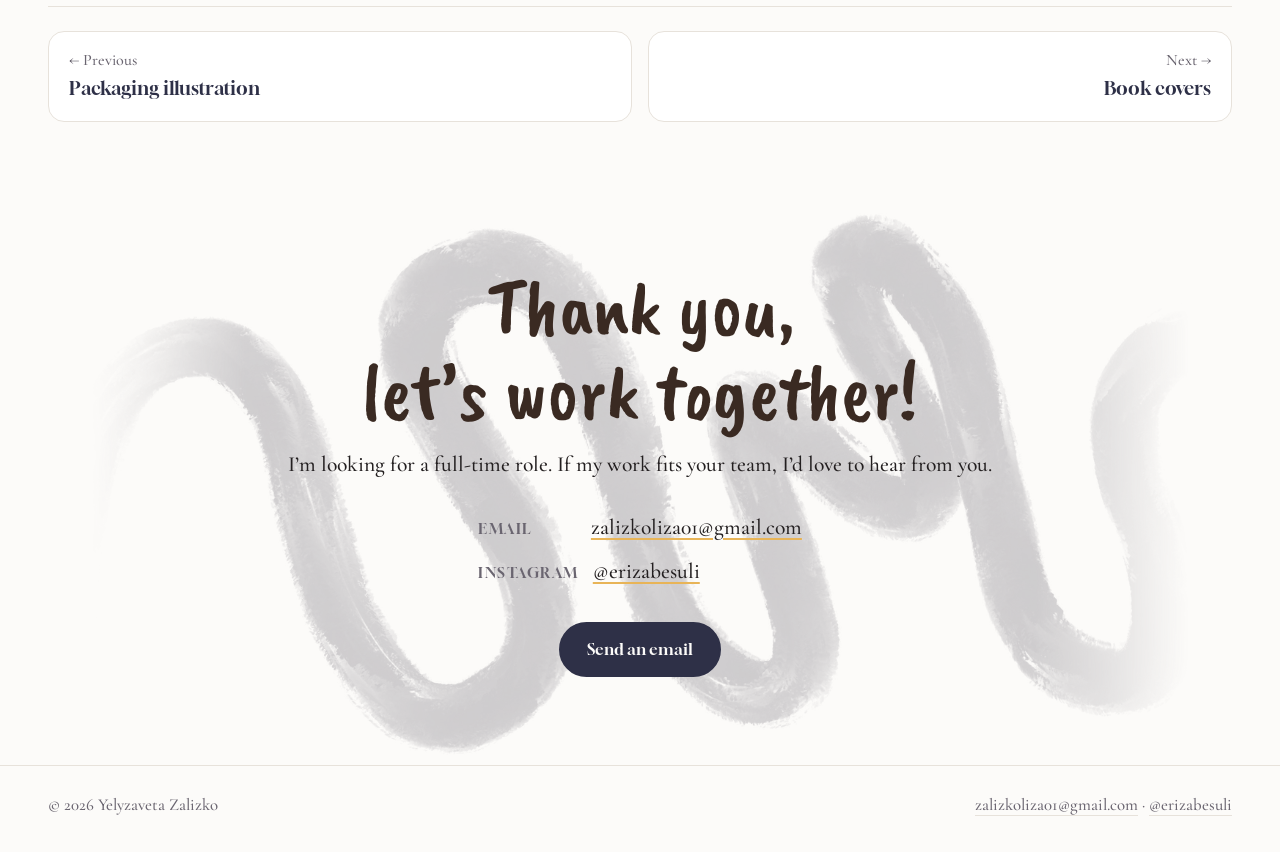
<file: pattern-design.html>
<!doctype html>
<html lang="en">
<head>
<meta charset="utf-8">
<meta name="viewport" content="width=device-width, initial-scale=1">
<title>Pattern design · Yelyzaveta Zalizko</title>
<meta name="description" content="Pattern design by Yelyzaveta Zalizko. From a single hand-drawn floral motif to a seamless repeat, then applied to products.">
<meta name="theme-color" content="#fcfbf9">
<meta property="og:title" content="Pattern design · Yelyzaveta Zalizko">
<meta property="og:description" content="Pattern design by Yelyzaveta Zalizko. From a single hand-drawn floral motif to a seamless repeat, then applied to products.">
<meta property="og:type" content="website">
<link rel="icon" href="img/favicon.svg" type="image/svg+xml">
<link rel="preconnect" href="https://fonts.googleapis.com">
<link rel="preconnect" href="https://fonts.gstatic.com" crossorigin>
<link href="https://fonts.googleapis.com/css2?family=Caveat+Brush&family=Cormorant+Garamond:wght@500;600;700&family=Gloock&display=swap" rel="stylesheet">
<link rel="stylesheet" href="css/style.css">
</head>
<body>
<a class="skip" href="#main">Skip to content</a>
<header class="nav">
  <div class="wrap">
    <a class="brand" href="index.html"><svg viewBox="0 0 64 64" aria-hidden="true"><path d="M32 2c2.6 16.6 13.4 27.4 30 30-16.6 2.6-27.4 13.4-30 30C29.4 45.4 18.6 34.6 2 32 18.6 29.4 29.4 18.6 32 2z" fill="#e8b457"/></svg><span>Yelyzaveta Zalizko</span></a>
    <button class="burger" aria-label="Menu" aria-expanded="false"><span></span></button>
    <ul class="menu">
      <li><a href="index.html#work">Work</a></li>
      <li><a href="index.html#about">About</a></li>
      <li><a href="index.html#contact">Contact</a></li>
    </ul>
  </div>
</header>
<main id="main">
<header class="phead">
  <div class="ring" aria-hidden="true"><span>02.</span></div>
  <div class="wrap">
    <div>
      <a class="back" href="index.html#work">← All work</a>
      <h1>Pattern design</h1>
      <p class="years">Process</p>
      <div class="rule"></div>
      <p class="lede">From a single hand-drawn floral motif to a seamless repeat, then applied to products.</p>
    </div>
  </div>
</header>
<section class="group"><div class="wrap"><div class="ghead reveal"><h2>From motif to repeat</h2></div><div class="process"><div class="step"><figure class="fig reveal"><a href="img/pat-motif-f.webp" data-full="img/pat-motif-f.webp" data-caption="Motif"><img src="img/pat-motif-t.webp" width="786" height="786" alt="Hand-drawn pink and gold floral motif" loading="lazy" decoding="async"></a></figure><span>Motif</span></div><div class="arr" aria-hidden="true">→</div><div class="step"><figure class="fig reveal"><a href="img/pat-tile-f.webp" data-full="img/pat-tile-f.webp" data-caption="Tile"><img src="img/pat-tile-t.webp" width="749" height="749" alt="Pattern tile built from the motif" loading="lazy" decoding="async"></a></figure><span>Tile</span></div><div class="arr" aria-hidden="true">→</div><div class="step"><figure class="fig reveal"><a href="img/pat-repeat-f.webp" data-full="img/pat-repeat-f.webp" data-caption="Repeat"><img src="img/pat-repeat-t.webp" width="721" height="749" alt="Seamless floral repeat pattern" loading="lazy" decoding="async"></a></figure><span>Repeat</span></div></div></div></section>
<section class="group"><div class="wrap"><div class="ghead reveal"><h2>On products</h2></div><div class="grid2"><figure class="fig reveal"><a href="img/pat-hat-f.webp" data-full="img/pat-hat-f.webp" data-caption="Bucket hat with the pink and gold floral pattern"><img src="img/pat-hat-t.webp" width="900" height="600" alt="Bucket hat with the pink and gold floral pattern" loading="lazy" decoding="async"></a></figure><figure class="fig reveal"><a href="img/pat-tote-f.webp" data-full="img/pat-tote-f.webp" data-caption="Tote bag with the pink and gold floral pattern"><img src="img/pat-tote-t.webp" width="900" height="675" alt="Tote bag with the pink and gold floral pattern" loading="lazy" decoding="async"></a></figure></div></div></section><div class="wrap"><nav class="pager" aria-label="Project navigation"><a href="packaging.html"><small>← Previous</small><strong>Packaging illustration</strong></a><a href="book-covers.html"><small>Next →</small><strong>Book covers</strong></a></nav></div>
<section class="contact" id="contact">
  <img class="swirl" src="img/brush-t.webp" alt="" aria-hidden="true" loading="lazy">
  <div class="wrap reveal">
    <h2>Thank you,<br>let’s work together!</h2>
    <p class="sub">I’m looking for a full-time role. If my work fits your team, I’d love to hear from you.</p>
    <ul class="contact-list">
      <li><b>Email</b><a href="mailto:zalizkoliza01@gmail.com">zalizkoliza01@gmail.com</a></li><li><b>Instagram</b><a href="https://www.instagram.com/erizabesuli/" rel="noopener">@erizabesuli</a></li>
    </ul>
    <div class="btns"><a class="btn" href="mailto:zalizkoliza01@gmail.com?subject=Opportunity%20for%20Yelyzaveta%20Zalizko">Send an email</a></div>
  </div>
</section>
</main>
<footer class="foot">
  <div class="wrap">
    <span>© 2026 Yelyzaveta Zalizko</span>
    <span><a href="mailto:zalizkoliza01@gmail.com">zalizkoliza01@gmail.com</a> · <a href="https://www.instagram.com/erizabesuli/" rel="noopener">@erizabesuli</a></span>
  </div>
</footer>
<script src="js/main.js"></script>
</body>
</html>
</file>
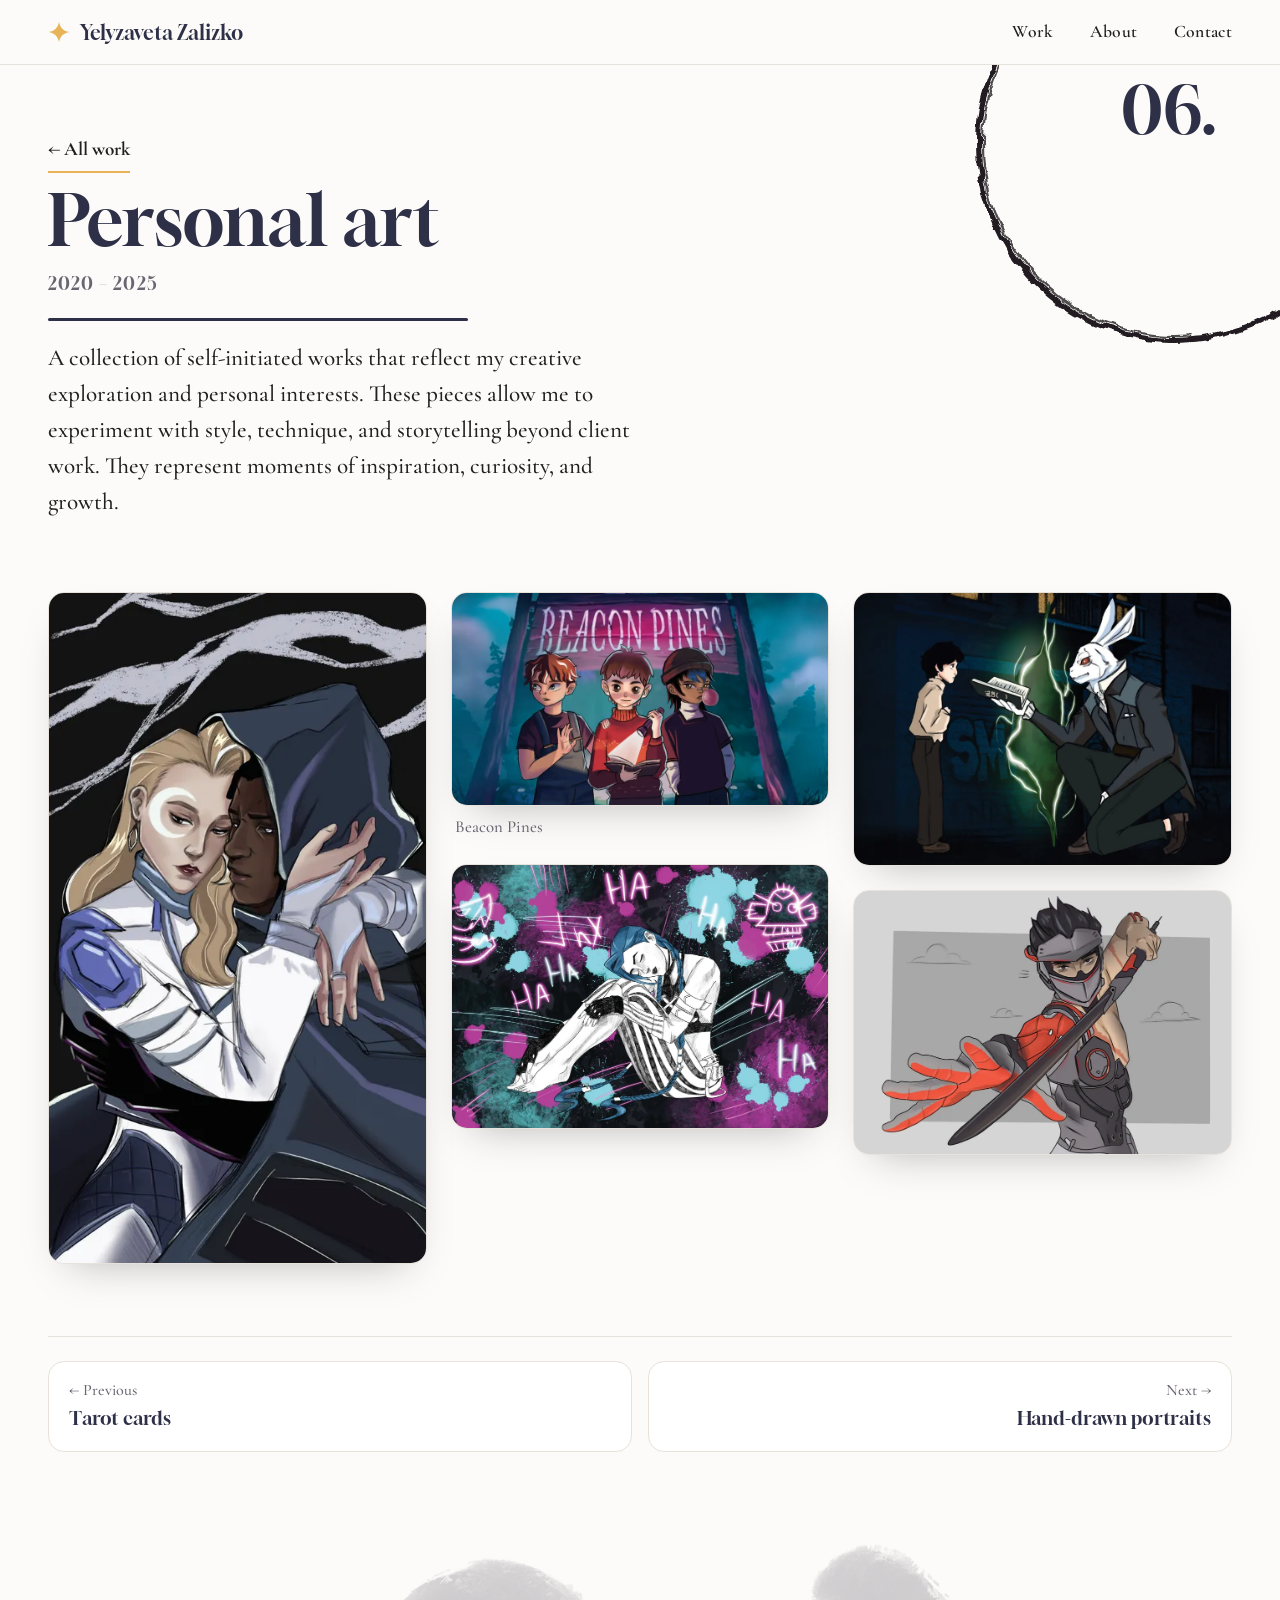
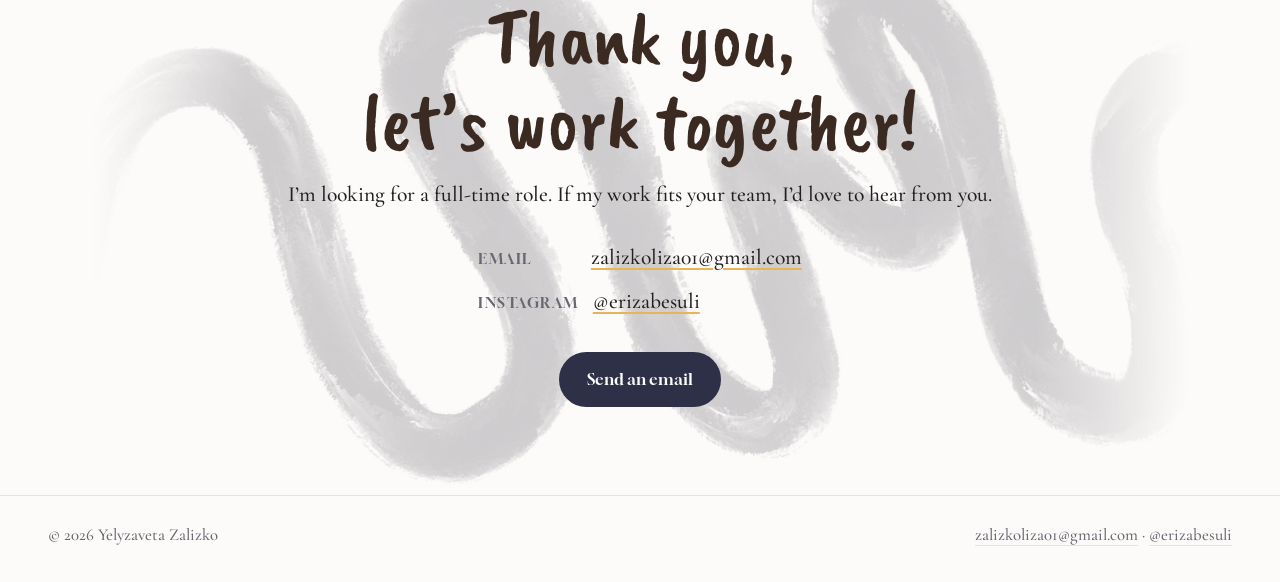
<file: personal-art.html>
<!doctype html>
<html lang="en">
<head>
<meta charset="utf-8">
<meta name="viewport" content="width=device-width, initial-scale=1">
<title>Personal art · Yelyzaveta Zalizko</title>
<meta name="description" content="Personal art by Yelyzaveta Zalizko. A collection of self-initiated works that reflect my creative exploration and personal interests. These pieces allow me to experiment with style, technique, and storytelling beyond client work. They represent moments of inspiration, curiosity, and growth.">
<meta name="theme-color" content="#fcfbf9">
<meta property="og:title" content="Personal art · Yelyzaveta Zalizko">
<meta property="og:description" content="Personal art by Yelyzaveta Zalizko. A collection of self-initiated works that reflect my creative exploration and personal interests. These pieces allow me to experiment with style, technique, and storytelling beyond client work. They represent moments of inspiration, curiosity, and growth.">
<meta property="og:type" content="website">
<link rel="icon" href="img/favicon.svg" type="image/svg+xml">
<link rel="preconnect" href="https://fonts.googleapis.com">
<link rel="preconnect" href="https://fonts.gstatic.com" crossorigin>
<link href="https://fonts.googleapis.com/css2?family=Caveat+Brush&family=Cormorant+Garamond:wght@500;600;700&family=Gloock&display=swap" rel="stylesheet">
<link rel="stylesheet" href="css/style.css">
</head>
<body>
<a class="skip" href="#main">Skip to content</a>
<header class="nav">
  <div class="wrap">
    <a class="brand" href="index.html"><svg viewBox="0 0 64 64" aria-hidden="true"><path d="M32 2c2.6 16.6 13.4 27.4 30 30-16.6 2.6-27.4 13.4-30 30C29.4 45.4 18.6 34.6 2 32 18.6 29.4 29.4 18.6 32 2z" fill="#e8b457"/></svg><span>Yelyzaveta Zalizko</span></a>
    <button class="burger" aria-label="Menu" aria-expanded="false"><span></span></button>
    <ul class="menu">
      <li><a href="index.html#work">Work</a></li>
      <li><a href="index.html#about">About</a></li>
      <li><a href="index.html#contact">Contact</a></li>
    </ul>
  </div>
</header>
<main id="main">
<header class="phead">
  <div class="ring" aria-hidden="true"><span>06.</span></div>
  <div class="wrap">
    <div>
      <a class="back" href="index.html#work">← All work</a>
      <h1>Personal art</h1>
      <p class="years">2020 – 2025</p>
      <div class="rule"></div>
      <p class="lede">A collection of self-initiated works that reflect my creative exploration and personal interests. These pieces allow me to experiment with style, technique, and storytelling beyond client work. They represent moments of inspiration, curiosity, and growth.</p>
    </div>
  </div>
</header>
<section class="group"><div class="wrap"><div class="masonry"><figure class="fig reveal"><a href="img/art-couple-f.webp" data-full="img/art-couple-f.webp" data-caption="Digital illustration of a blonde woman embraced by a hooded figure"><img src="img/art-couple-t.webp" width="506" height="900" alt="Digital illustration of a blonde woman embraced by a hooded figure" loading="lazy" decoding="async"></a></figure><figure class="fig reveal"><a href="img/art-beacon-f.webp" data-full="img/art-beacon-f.webp" data-caption="Beacon Pines"><img src="img/art-beacon-t.webp" width="900" height="506" alt="Three kids standing under a “Beacon Pines” sign" loading="lazy" decoding="async"></a><figcaption>Beacon Pines</figcaption></figure><figure class="fig reveal"><a href="img/art-jinx-f.webp" data-full="img/art-jinx-f.webp" data-caption="Digital illustration of a laughing blue-haired character among paint splatters"><img src="img/art-jinx-t.webp" width="900" height="629" alt="Digital illustration of a laughing blue-haired character among paint splatters" loading="lazy" decoding="async"></a></figure><figure class="fig reveal"><a href="img/art-rabbit-f.webp" data-full="img/art-rabbit-f.webp" data-caption="A boy and a rabbit-headed man in a suit exchanging a book in a dark alley"><img src="img/art-rabbit-t.webp" width="900" height="648" alt="A boy and a rabbit-headed man in a suit exchanging a book in a dark alley" loading="lazy" decoding="async"></a></figure><figure class="fig reveal"><a href="img/art-ninja-f.webp" data-full="img/art-ninja-f.webp" data-caption="Character illustration of a masked ninja with a katana"><img src="img/art-ninja-t.webp" width="900" height="629" alt="Character illustration of a masked ninja with a katana" loading="lazy" decoding="async"></a></figure></div></div></section><div class="wrap"><nav class="pager" aria-label="Project navigation"><a href="tarot.html"><small>← Previous</small><strong>Tarot cards</strong></a><a href="portraits.html"><small>Next →</small><strong>Hand-drawn portraits</strong></a></nav></div>
<section class="contact" id="contact">
  <img class="swirl" src="img/brush-t.webp" alt="" aria-hidden="true" loading="lazy">
  <div class="wrap reveal">
    <h2>Thank you,<br>let’s work together!</h2>
    <p class="sub">I’m looking for a full-time role. If my work fits your team, I’d love to hear from you.</p>
    <ul class="contact-list">
      <li><b>Email</b><a href="mailto:zalizkoliza01@gmail.com">zalizkoliza01@gmail.com</a></li><li><b>Instagram</b><a href="https://www.instagram.com/erizabesuli/" rel="noopener">@erizabesuli</a></li>
    </ul>
    <div class="btns"><a class="btn" href="mailto:zalizkoliza01@gmail.com?subject=Opportunity%20for%20Yelyzaveta%20Zalizko">Send an email</a></div>
  </div>
</section>
</main>
<footer class="foot">
  <div class="wrap">
    <span>© 2026 Yelyzaveta Zalizko</span>
    <span><a href="mailto:zalizkoliza01@gmail.com">zalizkoliza01@gmail.com</a> · <a href="https://www.instagram.com/erizabesuli/" rel="noopener">@erizabesuli</a></span>
  </div>
</footer>
<script src="js/main.js"></script>
</body>
</html>
</file>
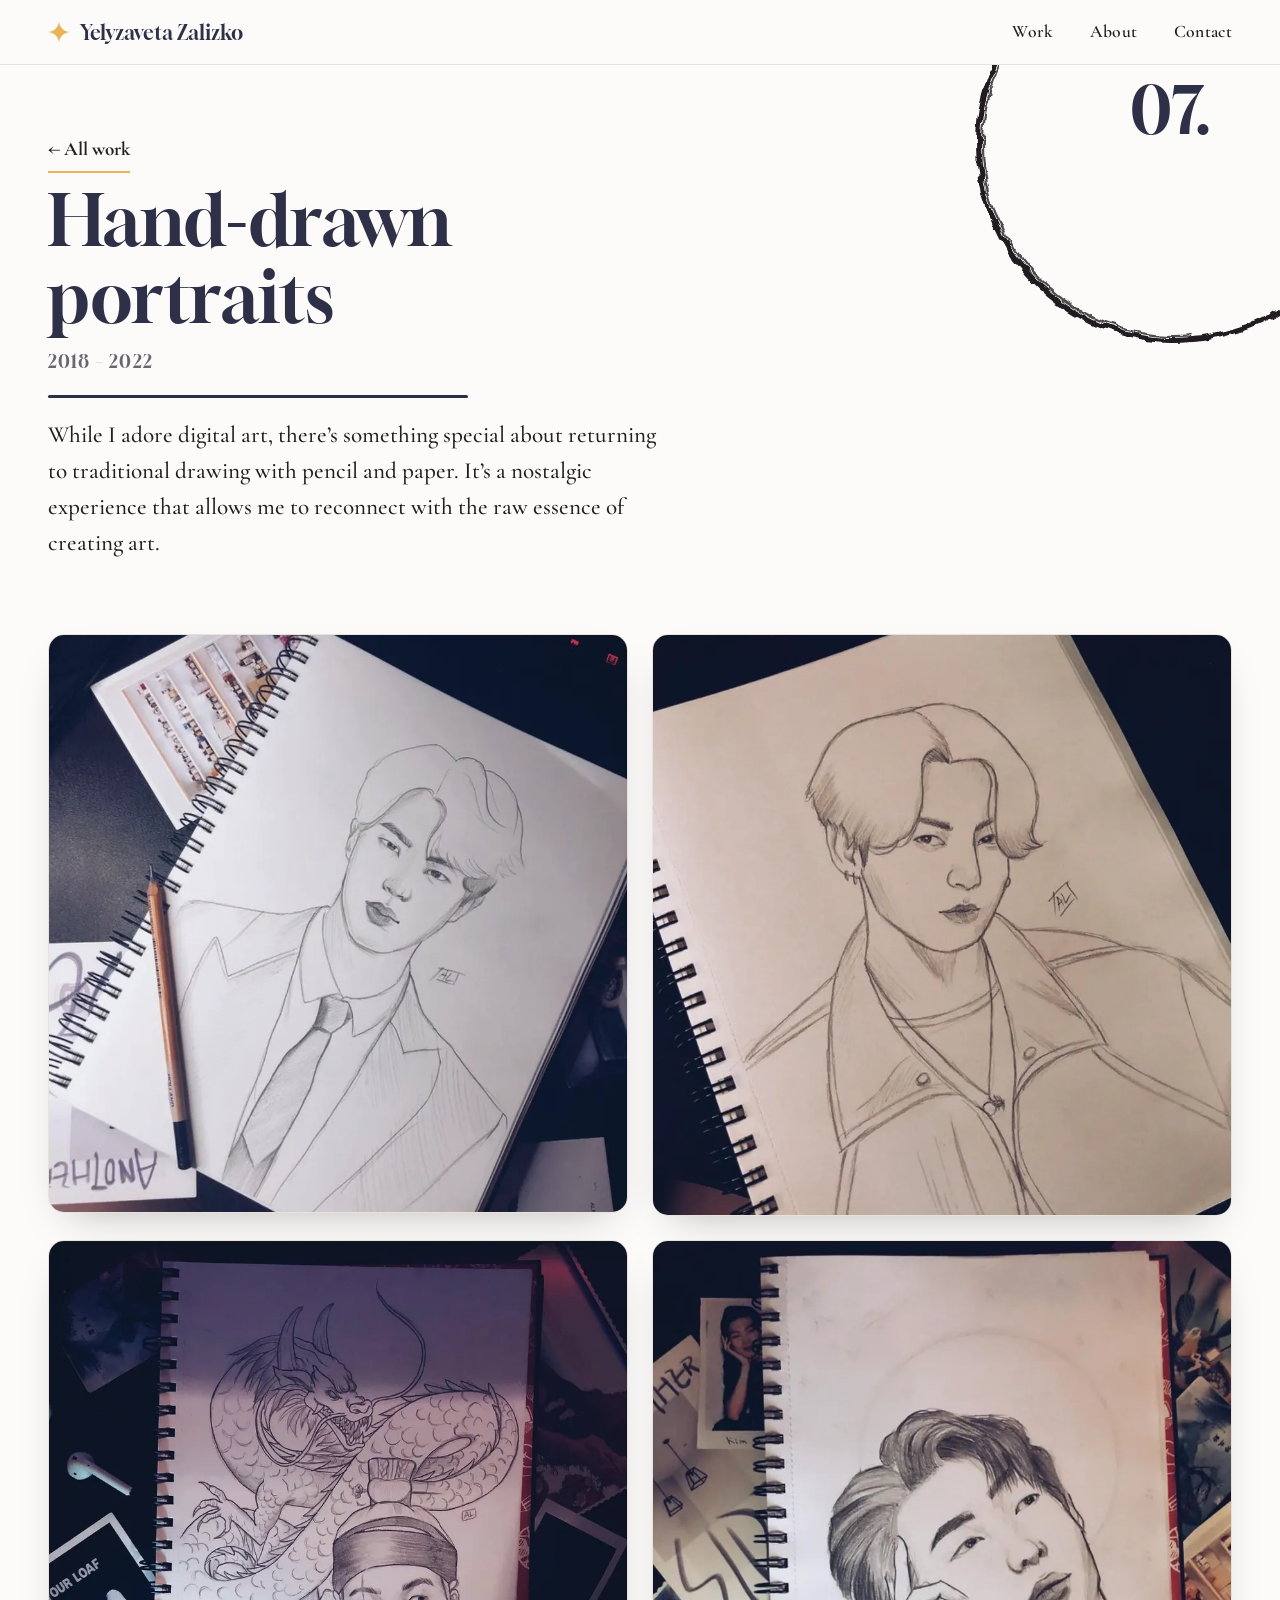
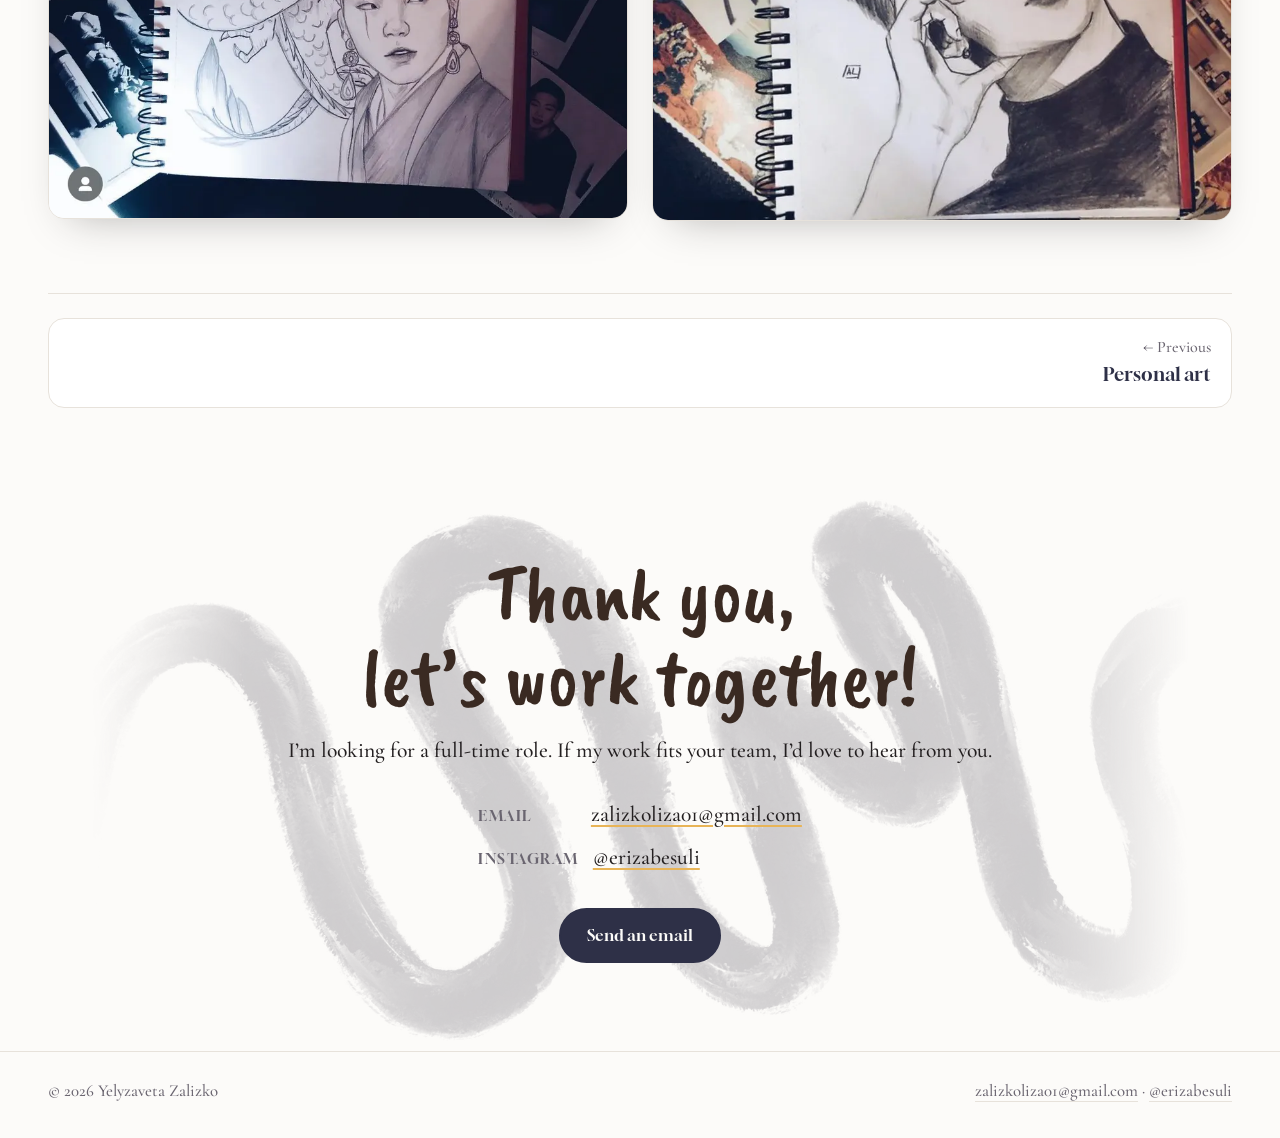
<file: portraits.html>
<!doctype html>
<html lang="en">
<head>
<meta charset="utf-8">
<meta name="viewport" content="width=device-width, initial-scale=1">
<title>Hand-drawn portraits · Yelyzaveta Zalizko</title>
<meta name="description" content="Hand-drawn portraits by Yelyzaveta Zalizko. While I adore digital art, there’s something special about returning to traditional drawing with pencil and paper. It’s a nostalgic experience that allows me to reconnect with the raw essence of creating art.">
<meta name="theme-color" content="#fcfbf9">
<meta property="og:title" content="Hand-drawn portraits · Yelyzaveta Zalizko">
<meta property="og:description" content="Hand-drawn portraits by Yelyzaveta Zalizko. While I adore digital art, there’s something special about returning to traditional drawing with pencil and paper. It’s a nostalgic experience that allows me to reconnect with the raw essence of creating art.">
<meta property="og:type" content="website">
<link rel="icon" href="img/favicon.svg" type="image/svg+xml">
<link rel="preconnect" href="https://fonts.googleapis.com">
<link rel="preconnect" href="https://fonts.gstatic.com" crossorigin>
<link href="https://fonts.googleapis.com/css2?family=Caveat+Brush&family=Cormorant+Garamond:wght@500;600;700&family=Gloock&display=swap" rel="stylesheet">
<link rel="stylesheet" href="css/style.css">
</head>
<body>
<a class="skip" href="#main">Skip to content</a>
<header class="nav">
  <div class="wrap">
    <a class="brand" href="index.html"><svg viewBox="0 0 64 64" aria-hidden="true"><path d="M32 2c2.6 16.6 13.4 27.4 30 30-16.6 2.6-27.4 13.4-30 30C29.4 45.4 18.6 34.6 2 32 18.6 29.4 29.4 18.6 32 2z" fill="#e8b457"/></svg><span>Yelyzaveta Zalizko</span></a>
    <button class="burger" aria-label="Menu" aria-expanded="false"><span></span></button>
    <ul class="menu">
      <li><a href="index.html#work">Work</a></li>
      <li><a href="index.html#about">About</a></li>
      <li><a href="index.html#contact">Contact</a></li>
    </ul>
  </div>
</header>
<main id="main">
<header class="phead">
  <div class="ring" aria-hidden="true"><span>07.</span></div>
  <div class="wrap">
    <div>
      <a class="back" href="index.html#work">← All work</a>
      <h1>Hand-drawn portraits</h1>
      <p class="years">2018 – 2022</p>
      <div class="rule"></div>
      <p class="lede">While I adore digital art, there’s something special about returning to traditional drawing with pencil and paper. It’s a nostalgic experience that allows me to reconnect with the raw essence of creating art.</p>
    </div>
  </div>
</header>
<section class="group"><div class="wrap"><div class="grid2"><figure class="fig reveal"><a href="img/portrait-jin-f.webp" data-full="img/portrait-jin-f.webp" data-caption="Pencil portrait of a man in a suit and tie in a sketchbook"><img src="img/portrait-jin-t.webp" width="900" height="899" alt="Pencil portrait of a man in a suit and tie in a sketchbook" loading="lazy" decoding="async"></a></figure><figure class="fig reveal"><a href="img/portrait-jk-f.webp" data-full="img/portrait-jk-f.webp" data-caption="Pencil portrait of a young man in a collared jacket"><img src="img/portrait-jk-t.webp" width="897" height="900" alt="Pencil portrait of a young man in a collared jacket" loading="lazy" decoding="async"></a></figure><figure class="fig reveal"><a href="img/portrait-suga-f.webp" data-full="img/portrait-suga-f.webp" data-caption="Pencil sketch of a man in traditional dress with a dragon behind him"><img src="img/portrait-suga-t.webp" width="900" height="898" alt="Pencil sketch of a man in traditional dress with a dragon behind him" loading="lazy" decoding="async"></a></figure><figure class="fig reveal"><a href="img/portrait-rm-f.webp" data-full="img/portrait-rm-f.webp" data-caption="Graphite portrait of a man resting his chin on his hand"><img src="img/portrait-rm-t.webp" width="899" height="900" alt="Graphite portrait of a man resting his chin on his hand" loading="lazy" decoding="async"></a></figure></div></div></section><div class="wrap"><nav class="pager" aria-label="Project navigation"><a href="personal-art.html"><small>← Previous</small><strong>Personal art</strong></a></nav></div>
<section class="contact" id="contact">
  <img class="swirl" src="img/brush-t.webp" alt="" aria-hidden="true" loading="lazy">
  <div class="wrap reveal">
    <h2>Thank you,<br>let’s work together!</h2>
    <p class="sub">I’m looking for a full-time role. If my work fits your team, I’d love to hear from you.</p>
    <ul class="contact-list">
      <li><b>Email</b><a href="mailto:zalizkoliza01@gmail.com">zalizkoliza01@gmail.com</a></li><li><b>Instagram</b><a href="https://www.instagram.com/erizabesuli/" rel="noopener">@erizabesuli</a></li>
    </ul>
    <div class="btns"><a class="btn" href="mailto:zalizkoliza01@gmail.com?subject=Opportunity%20for%20Yelyzaveta%20Zalizko">Send an email</a></div>
  </div>
</section>
</main>
<footer class="foot">
  <div class="wrap">
    <span>© 2026 Yelyzaveta Zalizko</span>
    <span><a href="mailto:zalizkoliza01@gmail.com">zalizkoliza01@gmail.com</a> · <a href="https://www.instagram.com/erizabesuli/" rel="noopener">@erizabesuli</a></span>
  </div>
</footer>
<script src="js/main.js"></script>
</body>
</html>
</file>
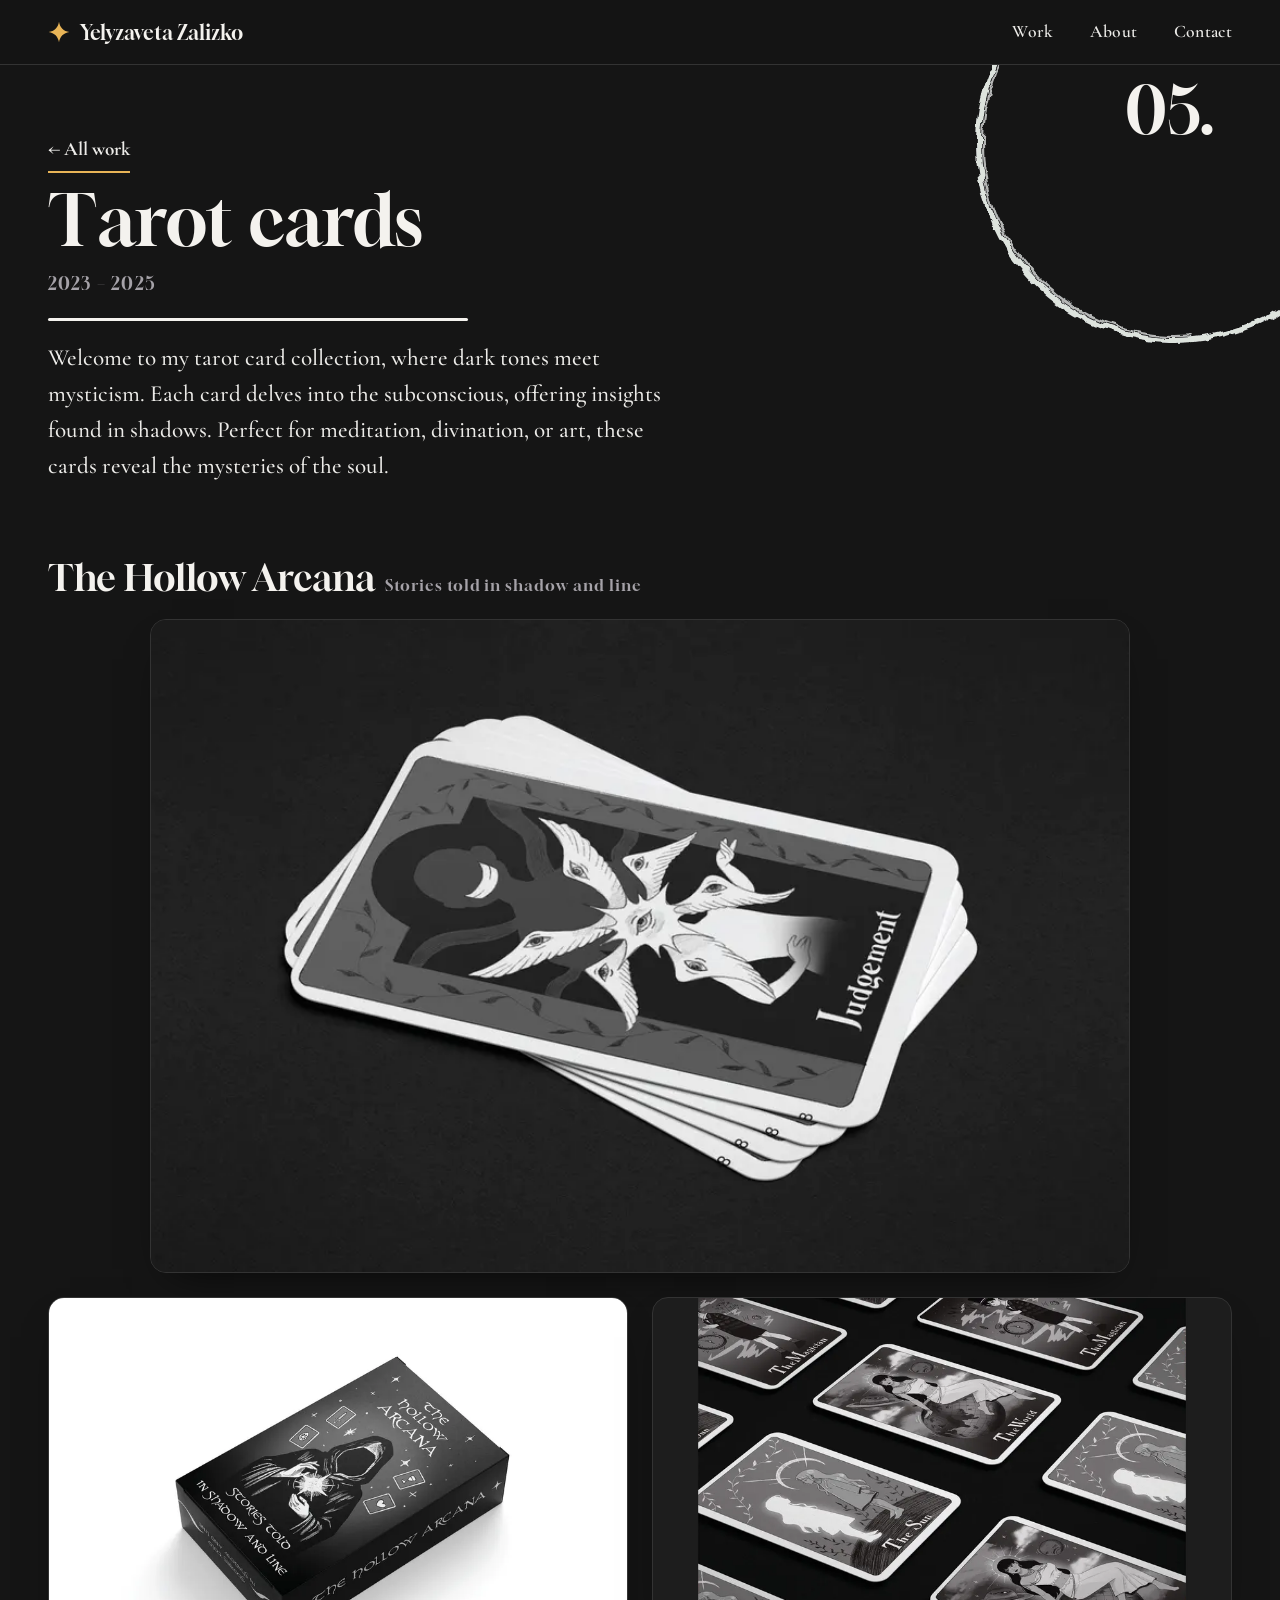
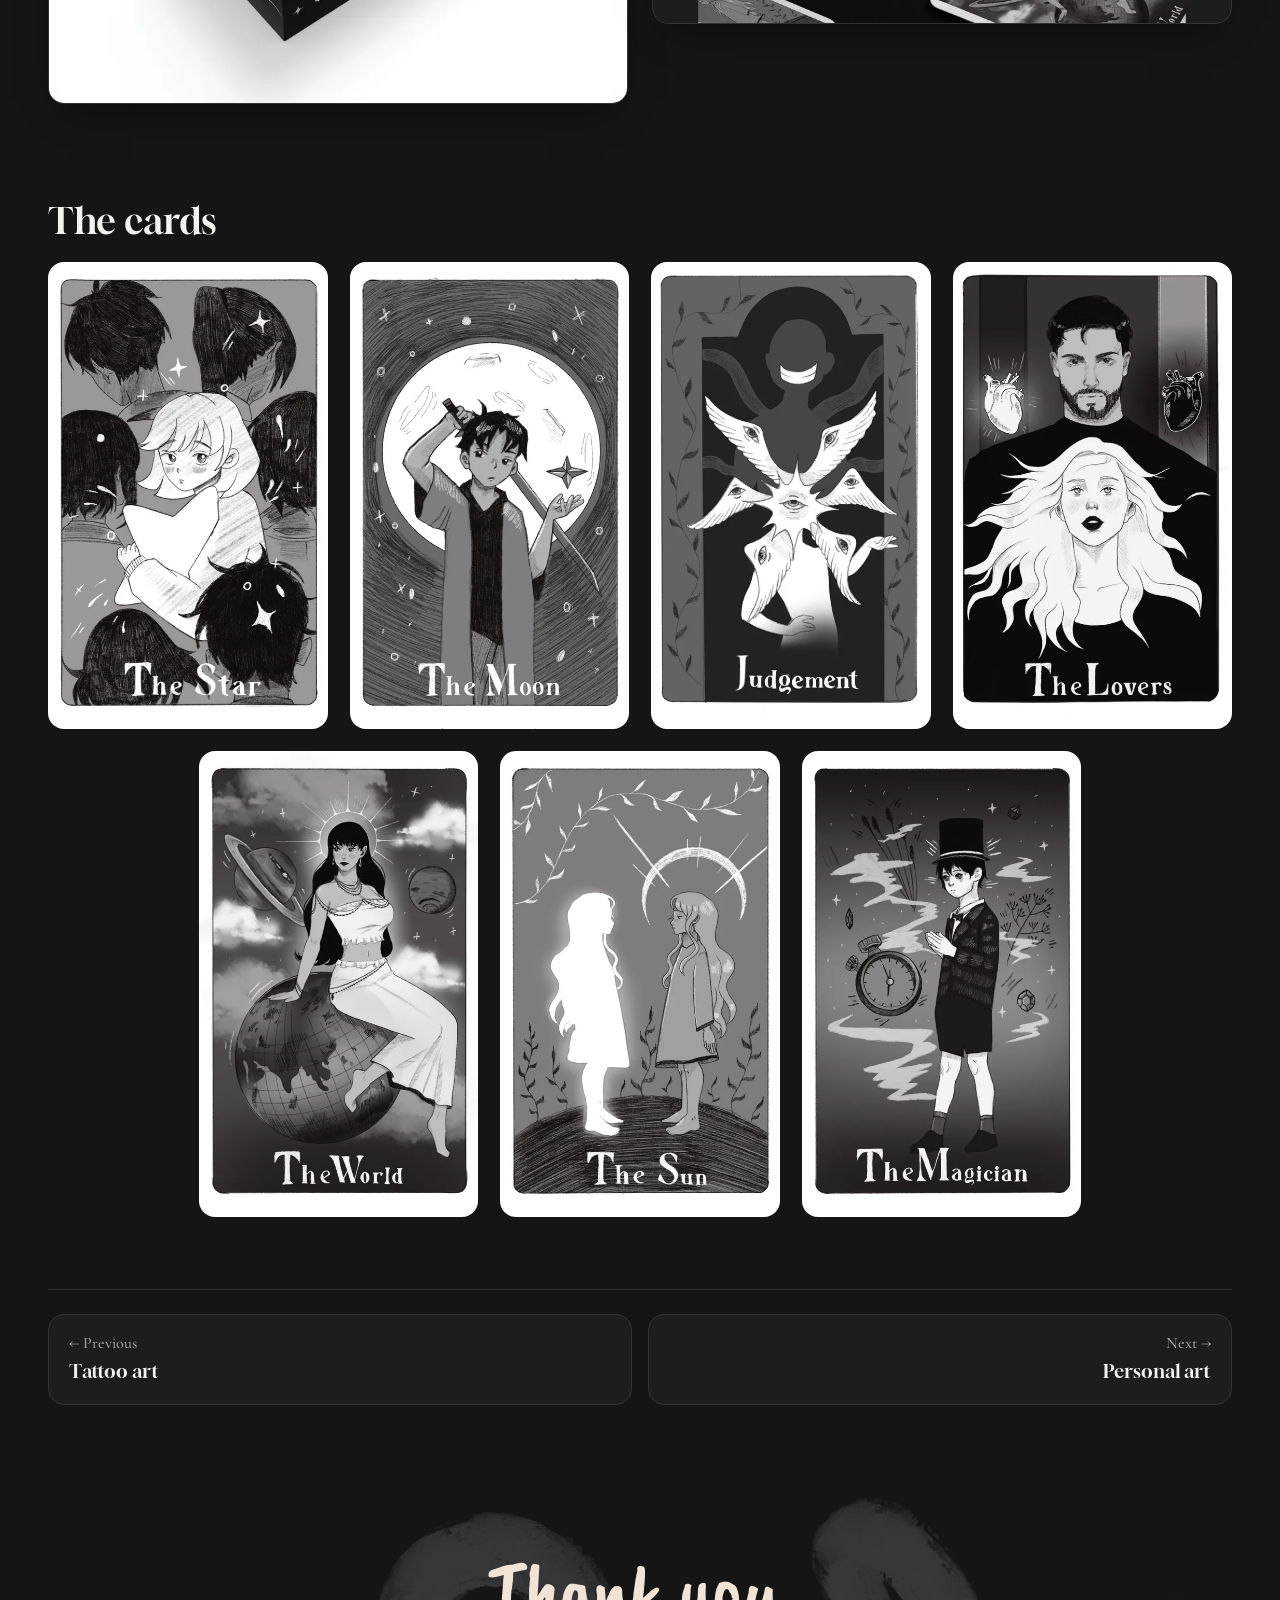
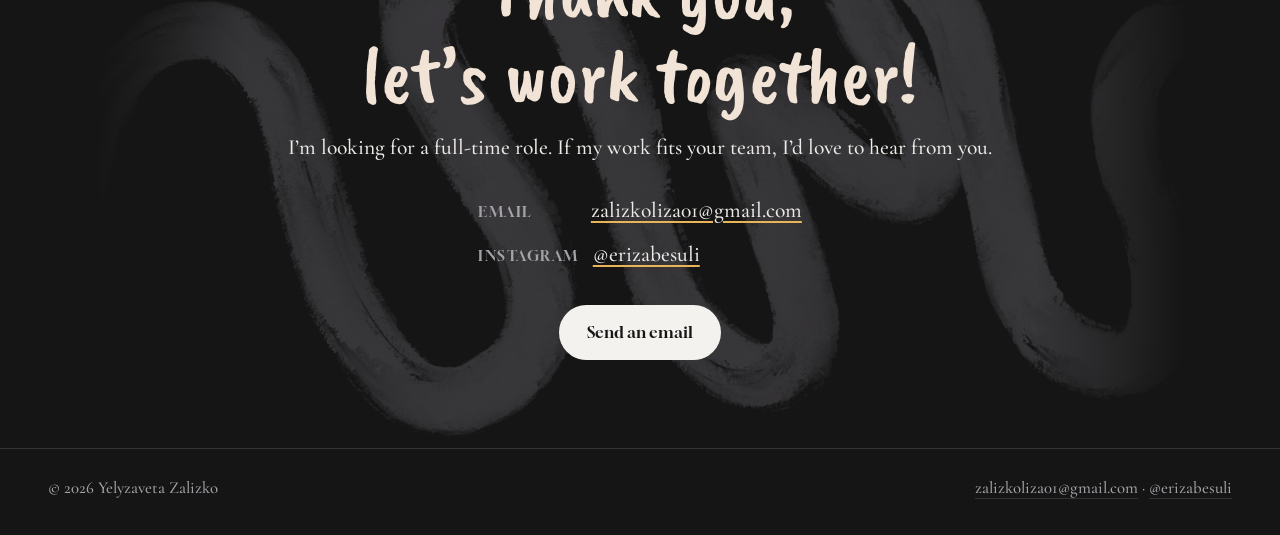
<file: tarot.html>
<!doctype html>
<html lang="en">
<head>
<meta charset="utf-8">
<meta name="viewport" content="width=device-width, initial-scale=1">
<title>Tarot cards · Yelyzaveta Zalizko</title>
<meta name="description" content="Tarot cards by Yelyzaveta Zalizko. Welcome to my tarot card collection, where dark tones meet mysticism. Each card delves into the subconscious, offering insights found in shadows. Perfect for meditation, divination, or art, these cards reveal the mysteries of the soul.">
<meta name="theme-color" content="#fcfbf9">
<meta property="og:title" content="Tarot cards · Yelyzaveta Zalizko">
<meta property="og:description" content="Tarot cards by Yelyzaveta Zalizko. Welcome to my tarot card collection, where dark tones meet mysticism. Each card delves into the subconscious, offering insights found in shadows. Perfect for meditation, divination, or art, these cards reveal the mysteries of the soul.">
<meta property="og:type" content="website">
<link rel="icon" href="img/favicon.svg" type="image/svg+xml">
<link rel="preconnect" href="https://fonts.googleapis.com">
<link rel="preconnect" href="https://fonts.gstatic.com" crossorigin>
<link href="https://fonts.googleapis.com/css2?family=Caveat+Brush&family=Cormorant+Garamond:wght@500;600;700&family=Gloock&display=swap" rel="stylesheet">
<link rel="stylesheet" href="css/style.css">
</head>
<body class="dark">
<a class="skip" href="#main">Skip to content</a>
<header class="nav">
  <div class="wrap">
    <a class="brand" href="index.html"><svg viewBox="0 0 64 64" aria-hidden="true"><path d="M32 2c2.6 16.6 13.4 27.4 30 30-16.6 2.6-27.4 13.4-30 30C29.4 45.4 18.6 34.6 2 32 18.6 29.4 29.4 18.6 32 2z" fill="#e8b457"/></svg><span>Yelyzaveta Zalizko</span></a>
    <button class="burger" aria-label="Menu" aria-expanded="false"><span></span></button>
    <ul class="menu">
      <li><a href="index.html#work">Work</a></li>
      <li><a href="index.html#about">About</a></li>
      <li><a href="index.html#contact">Contact</a></li>
    </ul>
  </div>
</header>
<main id="main">
<header class="phead">
  <div class="ring" aria-hidden="true"><span>05.</span></div>
  <div class="wrap">
    <div>
      <a class="back" href="index.html#work">← All work</a>
      <h1>Tarot cards</h1>
      <p class="years">2023 – 2025</p>
      <div class="rule"></div>
      <p class="lede">Welcome to my tarot card collection, where dark tones meet mysticism. Each card delves into the subconscious, offering insights found in shadows. Perfect for meditation, divination, or art, these cards reveal the mysteries of the soul.</p>
    </div>
  </div>
</header>
<section class="group"><div class="wrap"><div class="ghead reveal"><h2>The Hollow Arcana<span class="gy">Stories told in shadow and line</span></h2></div><div class="feature"><figure class="fig reveal"><a href="img/tarot-stack-f.webp" data-full="img/tarot-stack-f.webp" data-caption="A stack of tarot cards with the Judgement card on top"><img src="img/tarot-stack-t.webp" width="900" height="600" alt="A stack of tarot cards with the Judgement card on top" loading="lazy" decoding="async"></a></figure><figure class="fig reveal"><a href="img/tarot-box-f.webp" data-full="img/tarot-box-f.webp" data-caption="The Hollow Arcana tarot box with a hooded figure holding a glowing star"><img src="img/tarot-box-t.webp" width="900" height="630" alt="The Hollow Arcana tarot box with a hooded figure holding a glowing star" loading="lazy" decoding="async"></a></figure><figure class="fig reveal"><a href="img/tarot-flat-f.webp" data-full="img/tarot-flat-f.webp" data-caption="Tarot cards laid out in a grid"><img src="img/tarot-flat-t.webp" width="900" height="506" alt="Tarot cards laid out in a grid" loading="lazy" decoding="async"></a></figure></div></div></section>
<section class="group"><div class="wrap"><div class="ghead reveal"><h2>The cards</h2></div><div class="deck"><figure class="fig reveal plain"><a href="img/card-star-f.webp" data-full="img/card-star-f.webp" data-caption="The Star tarot card"><img src="img/card-star-t.webp" width="539" height="900" alt="The Star tarot card" loading="lazy" decoding="async"></a></figure><figure class="fig reveal plain"><a href="img/card-moon-f.webp" data-full="img/card-moon-f.webp" data-caption="The Moon tarot card"><img src="img/card-moon-t.webp" width="539" height="900" alt="The Moon tarot card" loading="lazy" decoding="async"></a></figure><figure class="fig reveal plain"><a href="img/card-judgement-f.webp" data-full="img/card-judgement-f.webp" data-caption="Judgement tarot card"><img src="img/card-judgement-t.webp" width="539" height="900" alt="Judgement tarot card" loading="lazy" decoding="async"></a></figure><figure class="fig reveal plain"><a href="img/card-lovers-f.webp" data-full="img/card-lovers-f.webp" data-caption="The Lovers tarot card"><img src="img/card-lovers-t.webp" width="539" height="900" alt="The Lovers tarot card" loading="lazy" decoding="async"></a></figure><figure class="fig reveal plain"><a href="img/card-world-f.webp" data-full="img/card-world-f.webp" data-caption="The World tarot card"><img src="img/card-world-t.webp" width="539" height="900" alt="The World tarot card" loading="lazy" decoding="async"></a></figure><figure class="fig reveal plain"><a href="img/card-sun-f.webp" data-full="img/card-sun-f.webp" data-caption="The Sun tarot card"><img src="img/card-sun-t.webp" width="539" height="900" alt="The Sun tarot card" loading="lazy" decoding="async"></a></figure><figure class="fig reveal plain"><a href="img/card-magician-f.webp" data-full="img/card-magician-f.webp" data-caption="The Magician tarot card"><img src="img/card-magician-t.webp" width="539" height="900" alt="The Magician tarot card" loading="lazy" decoding="async"></a></figure></div></div></section><div class="wrap"><nav class="pager" aria-label="Project navigation"><a href="tattoo-art.html"><small>← Previous</small><strong>Tattoo art</strong></a><a href="personal-art.html"><small>Next →</small><strong>Personal art</strong></a></nav></div>
<section class="contact" id="contact">
  <img class="swirl" src="img/brush-t.webp" alt="" aria-hidden="true" loading="lazy">
  <div class="wrap reveal">
    <h2>Thank you,<br>let’s work together!</h2>
    <p class="sub">I’m looking for a full-time role. If my work fits your team, I’d love to hear from you.</p>
    <ul class="contact-list">
      <li><b>Email</b><a href="mailto:zalizkoliza01@gmail.com">zalizkoliza01@gmail.com</a></li><li><b>Instagram</b><a href="https://www.instagram.com/erizabesuli/" rel="noopener">@erizabesuli</a></li>
    </ul>
    <div class="btns"><a class="btn" href="mailto:zalizkoliza01@gmail.com?subject=Opportunity%20for%20Yelyzaveta%20Zalizko">Send an email</a></div>
  </div>
</section>
</main>
<footer class="foot">
  <div class="wrap">
    <span>© 2026 Yelyzaveta Zalizko</span>
    <span><a href="mailto:zalizkoliza01@gmail.com">zalizkoliza01@gmail.com</a> · <a href="https://www.instagram.com/erizabesuli/" rel="noopener">@erizabesuli</a></span>
  </div>
</footer>
<script src="js/main.js"></script>
</body>
</html>
</file>
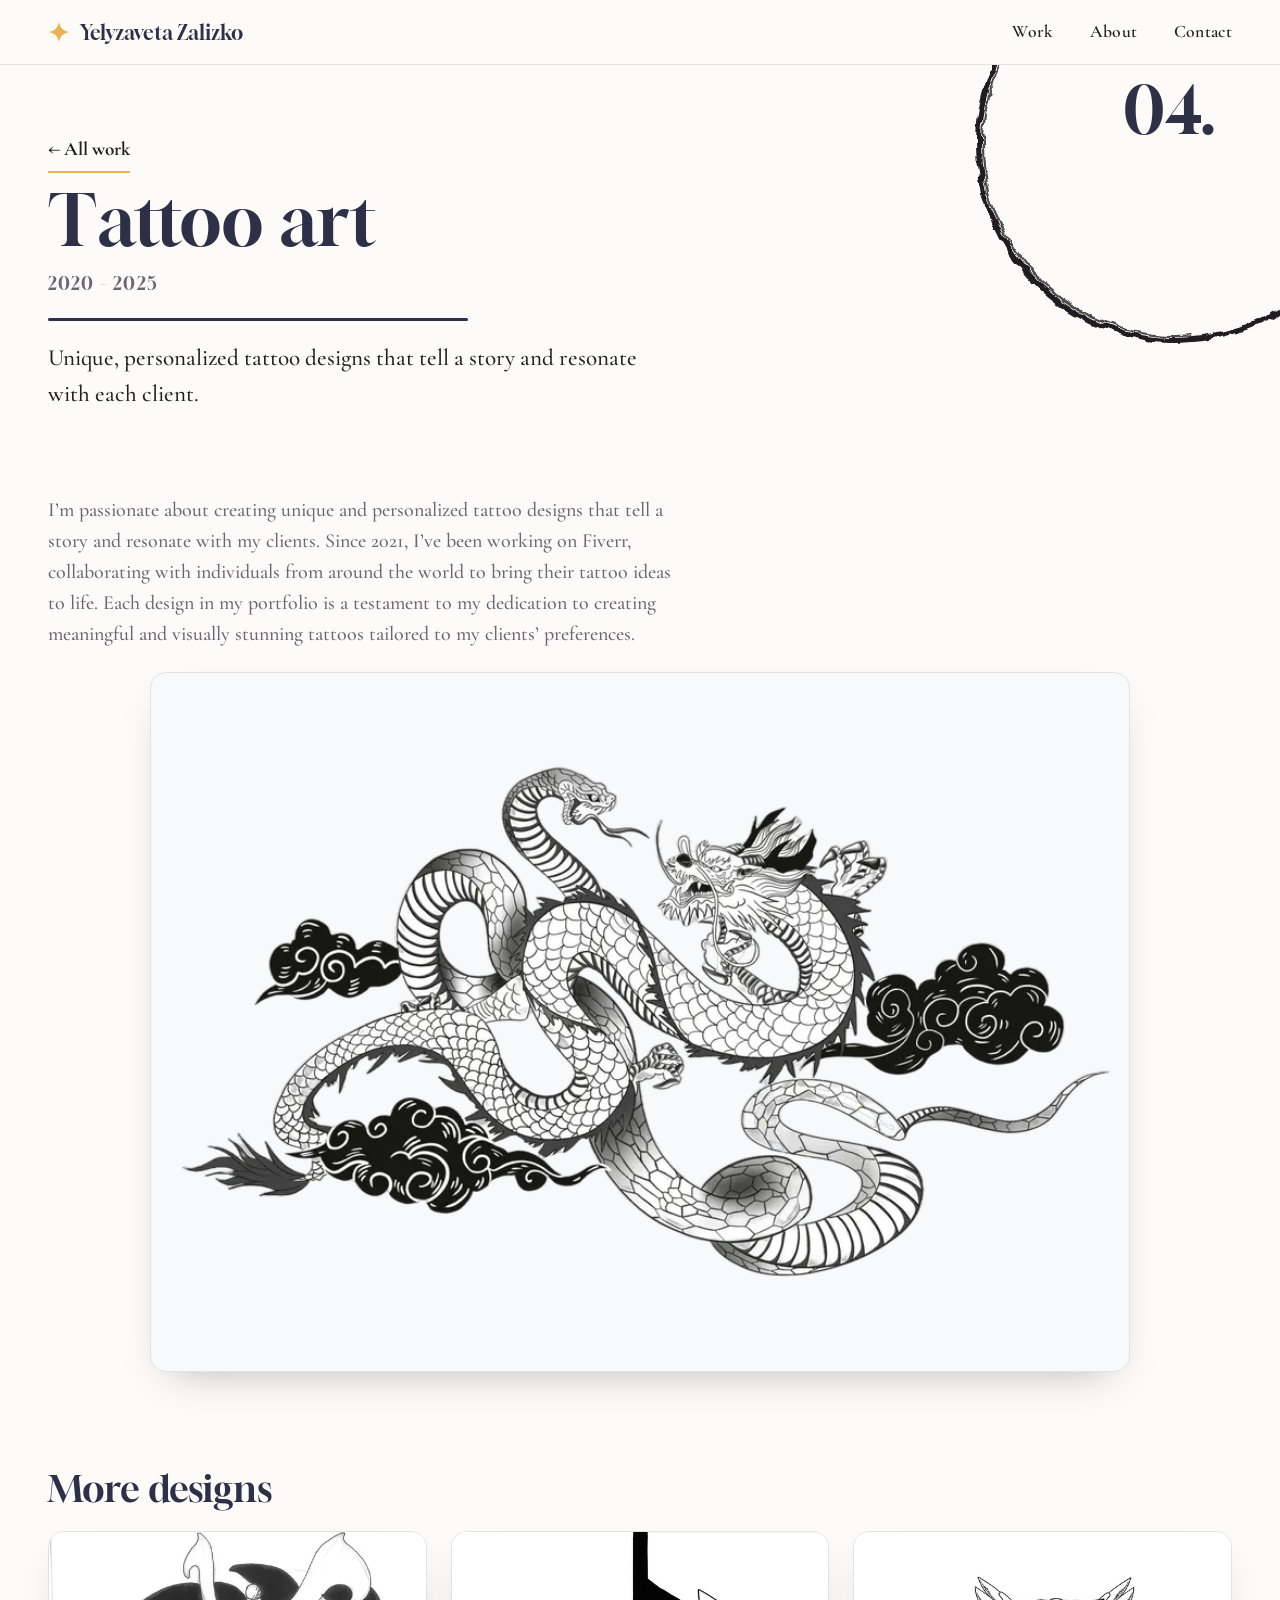
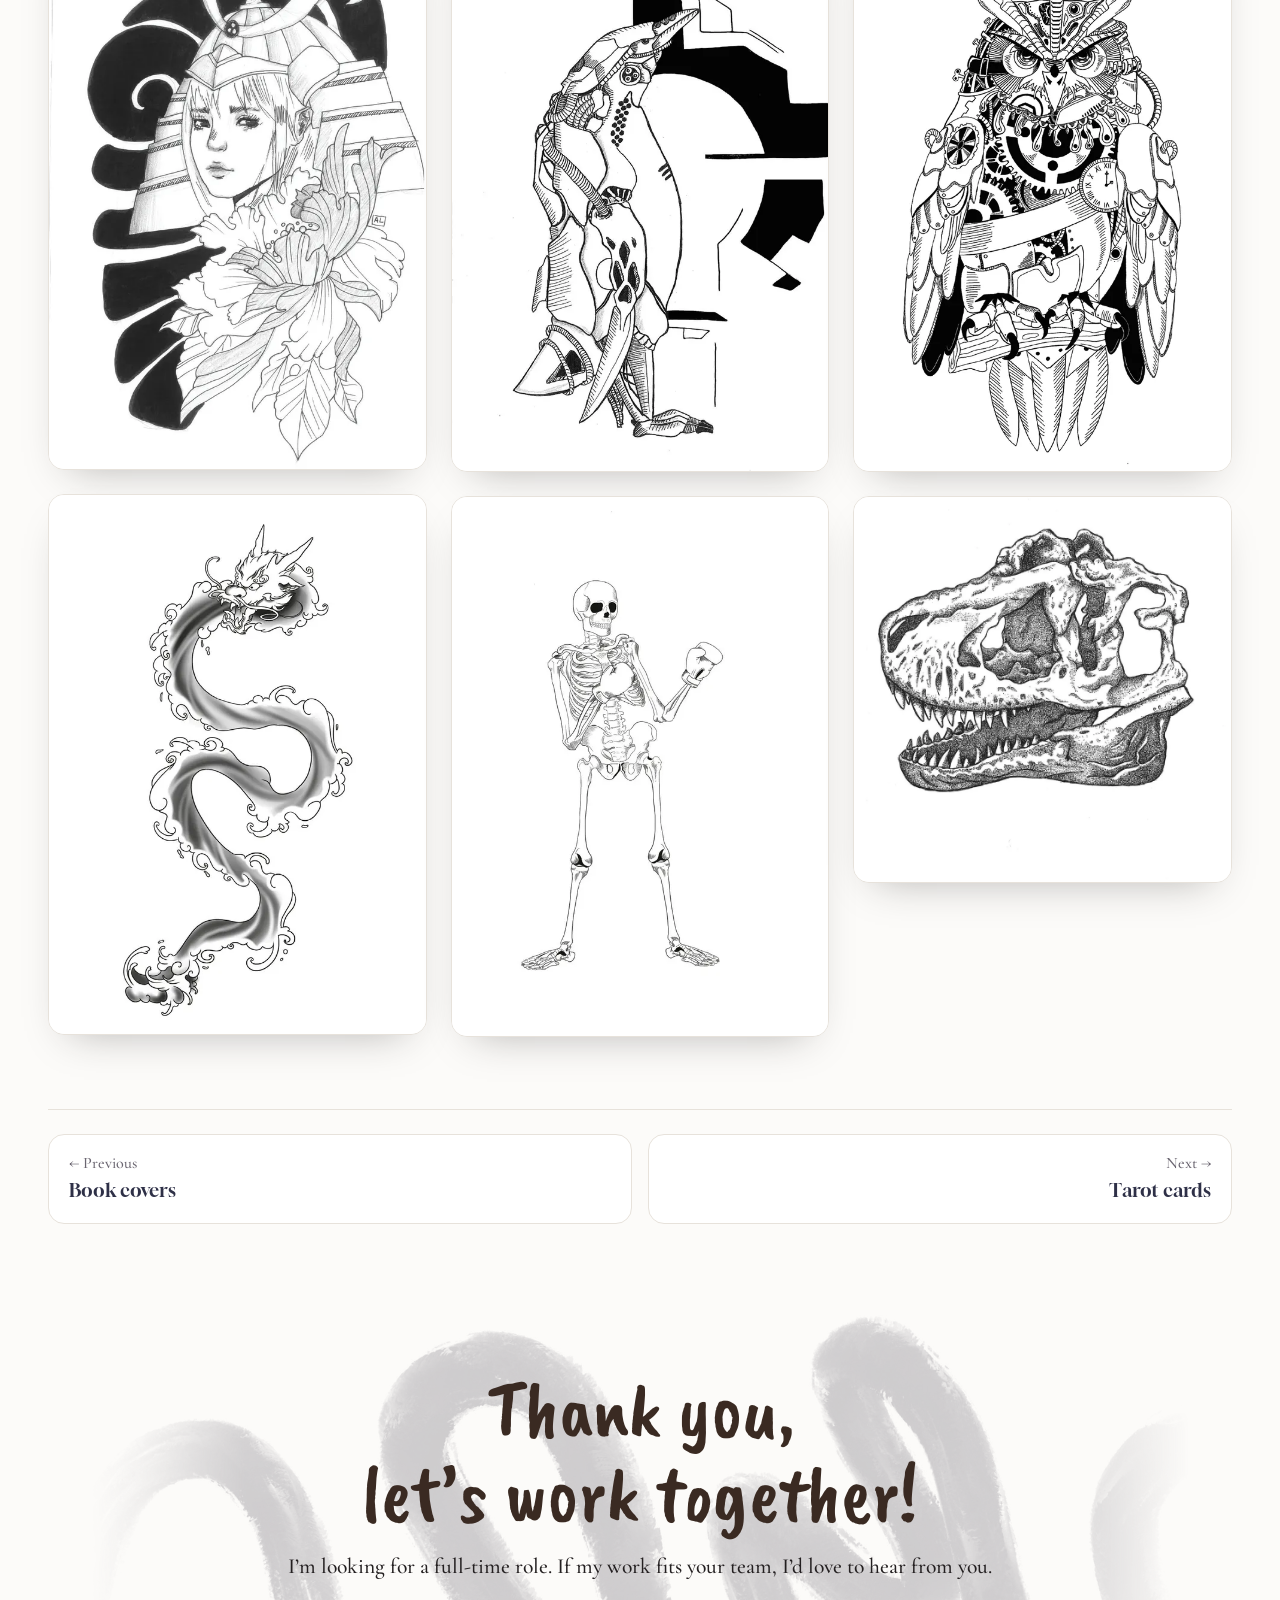
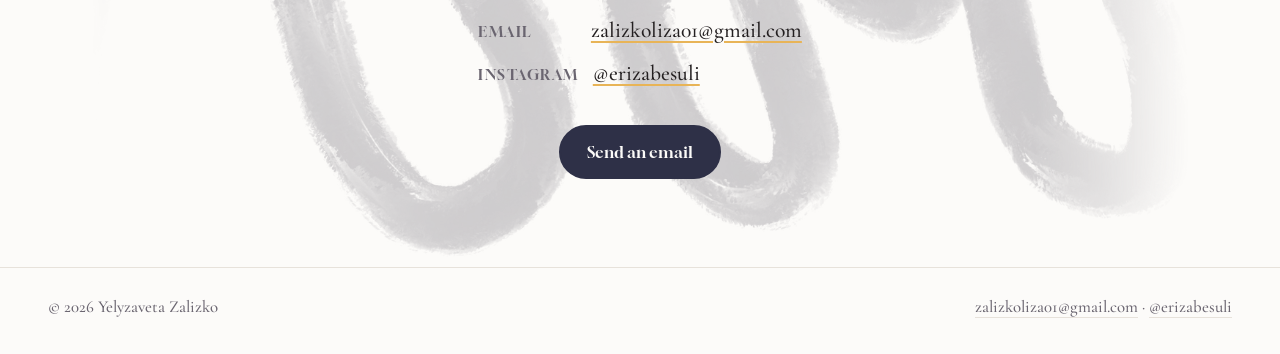
<file: tattoo-art.html>
<!doctype html>
<html lang="en">
<head>
<meta charset="utf-8">
<meta name="viewport" content="width=device-width, initial-scale=1">
<title>Tattoo art · Yelyzaveta Zalizko</title>
<meta name="description" content="Tattoo art by Yelyzaveta Zalizko. Unique, personalized tattoo designs that tell a story and resonate with each client.">
<meta name="theme-color" content="#fcfbf9">
<meta property="og:title" content="Tattoo art · Yelyzaveta Zalizko">
<meta property="og:description" content="Tattoo art by Yelyzaveta Zalizko. Unique, personalized tattoo designs that tell a story and resonate with each client.">
<meta property="og:type" content="website">
<link rel="icon" href="img/favicon.svg" type="image/svg+xml">
<link rel="preconnect" href="https://fonts.googleapis.com">
<link rel="preconnect" href="https://fonts.gstatic.com" crossorigin>
<link href="https://fonts.googleapis.com/css2?family=Caveat+Brush&family=Cormorant+Garamond:wght@500;600;700&family=Gloock&display=swap" rel="stylesheet">
<link rel="stylesheet" href="css/style.css">
</head>
<body>
<a class="skip" href="#main">Skip to content</a>
<header class="nav">
  <div class="wrap">
    <a class="brand" href="index.html"><svg viewBox="0 0 64 64" aria-hidden="true"><path d="M32 2c2.6 16.6 13.4 27.4 30 30-16.6 2.6-27.4 13.4-30 30C29.4 45.4 18.6 34.6 2 32 18.6 29.4 29.4 18.6 32 2z" fill="#e8b457"/></svg><span>Yelyzaveta Zalizko</span></a>
    <button class="burger" aria-label="Menu" aria-expanded="false"><span></span></button>
    <ul class="menu">
      <li><a href="index.html#work">Work</a></li>
      <li><a href="index.html#about">About</a></li>
      <li><a href="index.html#contact">Contact</a></li>
    </ul>
  </div>
</header>
<main id="main">
<header class="phead">
  <div class="ring" aria-hidden="true"><span>04.</span></div>
  <div class="wrap">
    <div>
      <a class="back" href="index.html#work">← All work</a>
      <h1>Tattoo art</h1>
      <p class="years">2020 – 2025</p>
      <div class="rule"></div>
      <p class="lede">Unique, personalized tattoo designs that tell a story and resonate with each client.</p>
    </div>
  </div>
</header>
<section class="group"><div class="wrap"><div class="ghead reveal"><p>I’m passionate about creating unique and personalized tattoo designs that tell a story and resonate with my clients. Since 2021, I’ve been working on Fiverr, collaborating with individuals from around the world to bring their tattoo ideas to life. Each design in my portfolio is a testament to my dedication to creating meaningful and visually stunning tattoos tailored to my clients’ preferences.</p></div><div class="lead"><figure class="fig reveal"><a href="img/tattoo-dragon-f.webp" data-full="img/tattoo-dragon-f.webp" data-caption="Black and grey tattoo design of a dragon and a serpent among stylised clouds"><img src="img/tattoo-dragon-t.webp" width="900" height="643" alt="Black and grey tattoo design of a dragon and a serpent among stylised clouds" loading="lazy" decoding="async"></a></figure></div></div></section>
<section class="group"><div class="wrap"><div class="ghead reveal"><h2>More designs</h2></div><div class="masonry"><figure class="fig reveal"><a href="img/tattoo-samurai-f.webp" data-full="img/tattoo-samurai-f.webp" data-caption="Line-art design of a samurai helmet and peony flowers"><img src="img/tattoo-samurai-t.webp" width="631" height="900" alt="Line-art design of a samurai helmet and peony flowers" loading="lazy" decoding="async"></a></figure><figure class="fig reveal"><a href="img/tattoo-dragon2-f.webp" data-full="img/tattoo-dragon2-f.webp" data-caption="Vertical tattoo design of a slender Eastern dragon"><img src="img/tattoo-dragon2-t.webp" width="629" height="900" alt="Vertical tattoo design of a slender Eastern dragon" loading="lazy" decoding="async"></a></figure><figure class="fig reveal"><a href="img/tattoo-mecha-f.webp" data-full="img/tattoo-mecha-f.webp" data-caption="Line-art design of a mechanical penguin against geometric shapes"><img src="img/tattoo-mecha-t.webp" width="629" height="900" alt="Line-art design of a mechanical penguin against geometric shapes" loading="lazy" decoding="async"></a></figure><figure class="fig reveal"><a href="img/tattoo-skeleton-f.webp" data-full="img/tattoo-skeleton-f.webp" data-caption="Line-art skeleton in a boxing stance"><img src="img/tattoo-skeleton-t.webp" width="629" height="900" alt="Line-art skeleton in a boxing stance" loading="lazy" decoding="async"></a></figure><figure class="fig reveal"><a href="img/tattoo-owl-f.webp" data-full="img/tattoo-owl-f.webp" data-caption="Mechanical owl with clockwork and gears"><img src="img/tattoo-owl-t.webp" width="629" height="900" alt="Mechanical owl with clockwork and gears" loading="lazy" decoding="async"></a></figure><figure class="fig reveal"><a href="img/tattoo-trex-f.webp" data-full="img/tattoo-trex-f.webp" data-caption="Stippled illustration of a T. rex skull"><img src="img/tattoo-trex-t.webp" width="880" height="900" alt="Stippled illustration of a T. rex skull" loading="lazy" decoding="async"></a></figure></div></div></section><div class="wrap"><nav class="pager" aria-label="Project navigation"><a href="book-covers.html"><small>← Previous</small><strong>Book covers</strong></a><a href="tarot.html"><small>Next →</small><strong>Tarot cards</strong></a></nav></div>
<section class="contact" id="contact">
  <img class="swirl" src="img/brush-t.webp" alt="" aria-hidden="true" loading="lazy">
  <div class="wrap reveal">
    <h2>Thank you,<br>let’s work together!</h2>
    <p class="sub">I’m looking for a full-time role. If my work fits your team, I’d love to hear from you.</p>
    <ul class="contact-list">
      <li><b>Email</b><a href="mailto:zalizkoliza01@gmail.com">zalizkoliza01@gmail.com</a></li><li><b>Instagram</b><a href="https://www.instagram.com/erizabesuli/" rel="noopener">@erizabesuli</a></li>
    </ul>
    <div class="btns"><a class="btn" href="mailto:zalizkoliza01@gmail.com?subject=Opportunity%20for%20Yelyzaveta%20Zalizko">Send an email</a></div>
  </div>
</section>
</main>
<footer class="foot">
  <div class="wrap">
    <span>© 2026 Yelyzaveta Zalizko</span>
    <span><a href="mailto:zalizkoliza01@gmail.com">zalizkoliza01@gmail.com</a> · <a href="https://www.instagram.com/erizabesuli/" rel="noopener">@erizabesuli</a></span>
  </div>
</footer>
<script src="js/main.js"></script>
</body>
</html>
</file>
<file: css/style.css>
/* Yelyzaveta Zalizko — portfolio */
:root {
  --bg: #fcfbf9;
  --paper: #ffffff;
  --text: #231f20;
  --muted: #6a6570;
  --ink: #2e3047;
  --line: #e7e2db;
  --gold: #e8b457;
  --peach: #f2a07b;
  --blush: #f5e6e6;
  --shadow: 0 18px 40px -22px rgba(35, 31, 32, .35);
  --display: "Gloock", Georgia, serif;
  --body: "Cormorant Garamond", Georgia, serif;
  --hand: "Caveat Brush", "Segoe Print", cursive;
  --gutter: clamp(16px, 4vw, 48px);
  --max: 1240px;
}
body.dark {
  --bg: #151515;
  --paper: #1d1d1d;
  --text: #ecebe8;
  --muted: #a5a2a8;
  --ink: #f4f2ee;
  --line: #333;
  --shadow: 0 18px 40px -22px rgba(0, 0, 0, .8);
}

*, *::before, *::after { box-sizing: border-box; }
html { scroll-behavior: smooth; -webkit-text-size-adjust: 100%; overflow-x: clip; }
body {
  margin: 0;
  background: var(--bg);
  color: var(--text);
  font: 500 1.2rem/1.55 var(--body);
  -webkit-font-smoothing: antialiased;
  overflow-x: hidden;
}
img { max-width: 100%; height: auto; display: block; }
a { color: inherit; }
h1, h2, h3 { font-family: var(--display); font-weight: 400; color: var(--ink); line-height: 1.1; margin: 0; }
p { margin: 0 0 1em; }
:focus-visible { outline: 3px solid var(--peach); outline-offset: 3px; border-radius: 4px; }
.skip { position: absolute; left: -999px; top: 8px; background: var(--ink); color: var(--bg); padding: 8px 14px; z-index: 100; border-radius: 6px; }
.skip:focus { left: 8px; }
.wrap { width: min(100% - 2 * var(--gutter), var(--max)); margin-inline: auto; }

/* ---------- nav ---------- */
.nav {
  position: sticky; top: 0; z-index: 50;
  background: color-mix(in srgb, var(--bg) 88%, transparent);
  backdrop-filter: blur(10px);
  border-bottom: 1px solid var(--line);
}
.nav .wrap { display: flex; align-items: center; justify-content: space-between; min-height: 64px; gap: 16px; }
.brand { font-family: var(--display); font-size: 1.25rem; text-decoration: none; color: var(--ink); display: inline-flex; align-items: center; gap: 10px; }
.brand svg { width: 22px; height: 22px; flex: none; }
.menu { display: flex; gap: clamp(18px, 3vw, 36px); list-style: none; margin: 0; padding: 0; }
.menu a { text-decoration: none; font-size: 1.1rem; font-weight: 600; letter-spacing: .02em; padding: 6px 0; border-bottom: 2px solid transparent; }
.menu a:hover { border-color: var(--gold); }
.burger { display: none; background: none; border: 0; width: 44px; height: 44px; margin: 0 -10px 0 0; padding: 0; color: var(--ink); cursor: pointer; place-items: center; }
.burger span, .burger span::before, .burger span::after { display: block; width: 24px; height: 2px; background: currentColor; position: relative; transition: transform .25s, background .25s; content: ""; }
.burger span::before { position: absolute; top: -7px; }
.burger span::after { position: absolute; top: 7px; }
.nav.open .burger span { background: transparent; }
.nav.open .burger span::before { top: 0; transform: rotate(45deg); }
.nav.open .burger span::after { top: 0; transform: rotate(-45deg); }
@media (max-width: 680px) {
  .burger { display: grid; }
  .menu {
    position: absolute; left: 0; right: 0; top: 100%;
    flex-direction: column; gap: 0; padding: 8px var(--gutter) 16px;
    background: var(--bg); border-bottom: 1px solid var(--line);
    display: none;
  }
  .nav.open .menu { display: flex; }
  .menu a { display: block; padding: 12px 0; font-size: 1.25rem; }
}

/* ---------- hero ---------- */
.hero { position: relative; isolation: isolate; overflow: hidden; padding: clamp(28px, 6vw, 72px) 0 clamp(36px, 6vw, 80px); }
.hero .swirl {
  position: absolute; z-index: -1; right: -12%; top: 50%; width: min(980px, 110vw); transform: translateY(-50%);
  opacity: .42; pointer-events: none;
}
.hero .wrap { display: grid; grid-template-columns: minmax(0, .9fr) minmax(0, 1.1fr); gap: clamp(8px, 4vw, 56px); align-items: center; }
.hero-art img { width: min(100%, 460px); margin-inline: auto; -webkit-mask-image: linear-gradient(#000 82%, transparent); mask-image: linear-gradient(#000 82%, transparent); }
.eyebrow { font-family: var(--display); font-size: .95rem; letter-spacing: .14em; text-transform: uppercase; color: var(--muted); margin-bottom: 14px; }
.hero h1 { font-size: clamp(2.6rem, 7vw, 5.6rem); letter-spacing: -.01em; }
.hero h1 em { font-style: normal; display: inline-block; background: var(--ink); color: #fff; border-radius: 40% 60% 55% 45% / 55% 45% 60% 40%; padding: .02em .35em .08em; font-size: .5em; vertical-align: .55em; margin-left: .12em; }
.lede { font-size: clamp(1.25rem, 2.2vw, 1.6rem); max-width: 34ch; margin: 22px 0 28px; }
.badge { display: inline-flex; align-items: center; gap: 10px; margin: -8px 0 22px; padding: 7px 16px; border: 2px solid var(--ink); border-radius: 999px; background: #f8ecc9; font-family: var(--display); font-size: .95rem; color: #3a2a22; }
.badge i { width: 10px; height: 10px; border-radius: 50%; background: #4aa56b; box-shadow: 0 0 0 4px rgba(74, 165, 107, .22); }
.btns { display: flex; flex-wrap: wrap; gap: 12px; }
.btn {
  display: inline-block; text-decoration: none; font-family: var(--display); font-size: 1rem;
  padding: 13px 26px; border-radius: 999px; border: 2px solid var(--ink); background: var(--ink); color: var(--bg);
  transition: transform .2s, background .2s, color .2s;
}
.btn:hover { transform: translateY(-2px); }
.btn.ghost { background: transparent; color: var(--ink); }
.btn.ghost:hover { background: var(--ink); color: var(--bg); }
@media (max-width: 820px) {
  .hero .wrap { grid-template-columns: 1fr; text-align: center; }
  .hero-art { order: -1; }
  .hero-art img { width: min(66%, 300px); }
  .lede { margin-inline: auto; }
  .btns { justify-content: center; }
  .hero .swirl { right: -40%; top: 34%; }
}

/* ---------- sections ---------- */
section { padding: clamp(40px, 7vw, 88px) 0; }
.sec-head { display: flex; align-items: baseline; gap: 18px; margin-bottom: clamp(24px, 4vw, 44px); }
.sec-head h2 { font-size: clamp(1.9rem, 4vw, 3rem); }
.sec-head::after { content: ""; flex: 1; height: 3px; background: var(--ink); border-radius: 3px; align-self: center; min-width: 30px; }

/* project cards */
.cards { display: grid; gap: clamp(16px, 2.4vw, 28px); grid-template-columns: 1fr; }
@media (min-width: 620px) { .cards { grid-template-columns: repeat(2, 1fr); } }
@media (min-width: 620px) and (max-width: 999px) { .card:last-child { grid-column: 1 / -1; } .card:last-child .pic { aspect-ratio: 16 / 9; } }
@media (min-width: 1000px) { .cards { grid-template-columns: repeat(6, 1fr); } .card { grid-column: span 2; } .card.half { grid-column: span 3; } }
.card {
  position: relative; display: block; text-decoration: none; background: var(--paper);
  border-radius: 20px; overflow: hidden; box-shadow: var(--shadow); border: 1px solid var(--line);
  transition: transform .3s ease, box-shadow .3s ease;
}
.card:hover { transform: translateY(-6px); }
.card .pic { aspect-ratio: 4 / 3; background: var(--tint, var(--blush)); overflow: hidden; }
.card .pic img { width: 100%; height: 100%; object-fit: var(--fit, cover); object-position: var(--pos, center); transition: transform .6s ease; }
.card:hover .pic img { transform: scale(1.05); }
.card .info { display: flex; align-items: center; gap: 16px; padding: 18px 22px 20px; }
.card .num { font-family: var(--display); font-size: 1.9rem; color: var(--ink); opacity: .9; }
.card h3 { font-size: 1.35rem; }
.card .yrs { color: var(--muted); font-size: 1.05rem; }
.card .arrow { margin-left: auto; font-family: var(--display); font-size: 1.5rem; transition: transform .25s; }
.card:hover .arrow { transform: translateX(5px); }

/* about */
.about { background: var(--paper); border-block: 1px solid var(--line); }
.about .wrap { display: grid; grid-template-columns: 1.1fr .9fr; gap: clamp(24px, 6vw, 80px); align-items: start; }
@media (max-width: 820px) { .about .wrap { grid-template-columns: 1fr; } }
.about p { font-size: 1.3rem; max-width: 52ch; }
.chips { display: flex; flex-wrap: wrap; gap: 10px; list-style: none; margin: 0; padding: 0; }
.chips li { border: 2px solid var(--ink); border-radius: 999px; padding: 6px 18px; font-weight: 600; font-size: 1.1rem; background: var(--bg); }
.chips li:nth-child(3n+1) { background: var(--blush); }
.chips li:nth-child(3n+2) { background: #f8ecc9; }
.about h3 { font-size: 1.4rem; margin-bottom: 16px; }

/* contact */
.contact { text-align: center; position: relative; isolation: isolate; overflow: hidden; }
.contact .swirl { position: absolute; z-index: -1; left: 50%; top: 50%; width: min(1100px, 130vw); transform: translate(-50%, -50%); opacity: .38; pointer-events: none; }
.contact h2 { font-family: var(--hand); font-size: clamp(2.6rem, 8vw, 5rem); color: #3a2a22; line-height: 1.05; margin-bottom: 14px; }
body.dark .contact h2 { color: #f1e4d6; }
.swirl { -webkit-mask-image: linear-gradient(90deg, transparent, #000 14%, #000 86%, transparent); mask-image: linear-gradient(90deg, transparent, #000 14%, #000 86%, transparent); }
.contact p.sub { font-size: 1.35rem; margin-bottom: 30px; }
.contact-list { list-style: none; margin: 0 auto; padding: 0; display: grid; gap: 10px; width: fit-content; max-width: 100%; text-align: left; font-size: 1.35rem; }
.contact-list li { display: flex; gap: 14px; align-items: baseline; }
.contact-list b { font-family: var(--display); font-weight: 400; font-size: .95rem; letter-spacing: .1em; text-transform: uppercase; color: var(--muted); min-width: 6.5em; }
.contact-list a { text-decoration-thickness: 2px; text-decoration-color: var(--gold); text-underline-offset: 4px; overflow-wrap: anywhere; }
.contact-list a:hover { color: var(--peach); }
.contact .btns { justify-content: center; margin-top: 34px; }
@media (max-width: 480px) { .contact-list li { flex-direction: column; gap: 0; } }

/* footer */
.foot { border-top: 1px solid var(--line); padding: 26px 0 34px; color: var(--muted); font-size: 1.05rem; }
.foot .wrap { display: flex; flex-wrap: wrap; gap: 8px 24px; justify-content: space-between; }
.foot a { text-decoration: none; border-bottom: 1px solid var(--line); }
.foot a:hover { border-color: var(--gold); }

/* ---------- project page ---------- */
.phead { position: relative; overflow: hidden; padding: clamp(28px, 5vw, 64px) 0 clamp(8px, 2vw, 24px); }
.phead .wrap { position: relative; display: grid; grid-template-columns: 1fr; }
.ring {
  position: absolute; right: clamp(-150px, -9vw, -70px); top: clamp(-170px, -11vw, -90px);
  width: clamp(190px, 36vw, 440px); aspect-ratio: 1;
  background: url("../img/ring.svg") center / contain no-repeat;
  display: grid; place-items: center; padding: 0 0 8% 0;
  pointer-events: none;
}
@media (max-width: 520px) { .ring { top: -34px; right: -64px; } .ring span { font-size: 2rem; } }
body.dark .ring { filter: invert(1); }
.ring span { font-family: var(--display); font-size: clamp(2.2rem, 5.2vw, 4rem); color: var(--ink); transform: translate(-6%, 18%); }
body.dark .ring span { filter: invert(1); }
.back { display: inline-flex; align-items: center; min-height: 44px; text-decoration: none; font-weight: 700; margin-bottom: 8px; padding-block: 4px; border-bottom: 2px solid var(--gold); }
.back:hover { color: var(--peach); }
.phead h1 { font-size: clamp(2.3rem, 6vw, 4.4rem); max-width: 14ch; }
.phead .years { font-family: var(--display); color: var(--muted); font-size: 1.1rem; margin: 12px 0 0; letter-spacing: .06em; }
.phead .rule { width: min(100%, 420px); height: 3px; background: var(--ink); margin: 20px 0; border-radius: 3px; }
.phead .lede { font-size: clamp(1.2rem, 2vw, 1.45rem); max-width: 56ch; margin: 0; }

.group { padding: clamp(24px, 4vw, 48px) 0; }
.ghead { margin-bottom: 22px; max-width: 70ch; }
.ghead h2 { font-size: clamp(1.6rem, 3.2vw, 2.3rem); }
.ghead .gy { font-family: var(--display); font-size: 1rem; color: var(--muted); letter-spacing: .06em; margin-left: 10px; }
@media (max-width: 520px) { .ghead .gy { display: block; margin: 8px 0 0; } }
.ghead p { margin: 10px 0 0; color: var(--muted); font-size: 1.25rem; }

.fig { margin: 0; position: relative; }
.fig a { display: block; border-radius: 16px; overflow: hidden; cursor: zoom-in; background: var(--paper); border: 1px solid var(--line); box-shadow: var(--shadow); transition: transform .3s; }
.fig a:hover { transform: translateY(-4px); }
.fig img { width: 100%; height: auto; }
.fig figcaption { padding: 8px 4px 0; color: var(--muted); font-size: 1.05rem; }
.fig.plain a { border: 0; box-shadow: none; background: transparent; }

.lead { display: grid; }
.lead .fig { max-width: 980px; margin-inline: auto; width: 100%; }
.feature { display: flex; flex-wrap: wrap; align-items: flex-start; gap: clamp(14px, 2vw, 24px); }
.lead .fig a { background: #f8f9fa; }
body.dark .lead .fig a { background: var(--paper); }
.feature .fig { flex: 1 1 min(100%, 280px); min-width: 0; }
.feature .fig:first-child { flex: 0 0 100%; max-width: 980px; margin-inline: auto; }
.row3 { display: grid; gap: clamp(14px, 2vw, 24px); grid-template-columns: repeat(auto-fit, minmax(min(100%, 260px), 1fr)); }
.row3 .fig a { background: var(--tint, var(--paper)); }
.grid2 { display: grid; gap: clamp(14px, 2vw, 24px); grid-template-columns: repeat(auto-fit, minmax(min(100%, 380px), 1fr)); }
.masonry { columns: 3 260px; column-gap: clamp(14px, 2vw, 24px); }
.masonry .fig { break-inside: avoid; margin-bottom: clamp(14px, 2vw, 24px); }
.deck { --g: clamp(12px, 2vw, 22px); display: flex; flex-wrap: wrap; justify-content: center; gap: var(--g); }
.deck .fig { flex: 0 0 calc((100% - 3 * var(--g)) / 4); }
@media (max-width: 760px) { .deck .fig { flex-basis: calc((100% - var(--g)) / 2); } }
.deck .fig a { border: 0; background: transparent; box-shadow: none; }

.process { display: grid; gap: 14px; grid-template-columns: 1fr; align-items: center; }
@media (min-width: 760px) { .process { grid-template-columns: 1fr auto 1fr auto 1fr; } }
.process .step { text-align: center; }
.process .step .fig a { background: #fff; }
.process .step .fig img { aspect-ratio: 1; object-fit: cover; }
.process .step span { display: block; margin-top: 10px; font-family: var(--display); font-size: 1.05rem; color: var(--ink); }
.process .arr { font-family: var(--display); font-size: 2.2rem; color: var(--peach); text-align: center; }
@media (max-width: 759px) { .process .arr { transform: rotate(90deg); } }

.pager { display: grid; grid-template-columns: 1fr 1fr; gap: 16px; padding: 24px 0 56px; border-top: 1px solid var(--line); margin-top: 24px; }
.pager a { text-decoration: none; display: block; padding: 16px 20px; border: 1px solid var(--line); border-radius: 16px; background: var(--paper); transition: transform .25s; }
.pager a:hover { transform: translateY(-3px); }
.pager small { display: block; color: var(--muted); font-size: 1rem; }
.pager strong { font-family: var(--display); font-weight: 400; font-size: 1.2rem; color: var(--ink); }
.pager a:last-child { text-align: right; }
.pager a:only-child { grid-column: 1 / -1; }

/* ---------- lightbox ---------- */
.lb { position: fixed; inset: 0; z-index: 200; background: rgba(12, 12, 14, .97); display: none; align-items: center; justify-content: center; padding: 56px 16px 64px; }
.lb.on { display: flex; }
.lb img { max-width: min(100%, 1500px); max-height: 100%; object-fit: contain; border-radius: 8px; background: #fff; }
.lb .cap { position: absolute; left: 0; right: 0; bottom: 16px; text-align: center; color: #ddd; font-size: 1.1rem; padding: 0 70px; }
.lb button { position: absolute; background: rgba(255, 255, 255, .12); color: #fff; border: 0; width: 46px; height: 46px; border-radius: 50%; font-size: 1.6rem; line-height: 1; cursor: pointer; display: grid; place-items: center; transition: background .2s; }
.lb button:hover { background: rgba(255, 255, 255, .28); }
.lb .x { top: 12px; right: 12px; }
.lb .p { left: 10px; top: 50%; transform: translateY(-50%); }
.lb .n { right: 10px; top: 50%; transform: translateY(-50%); }
.lb .count { position: absolute; top: 22px; left: 20px; color: #bbb; font-size: 1rem; letter-spacing: .08em; }
@media (max-width: 600px) { .lb .p, .lb .n { top: auto; bottom: 10px; transform: none; } .lb .cap { padding: 0 64px; } }

/* ---------- reveal ---------- */
.js .reveal { opacity: 0; transform: translateY(22px); transition: opacity .7s ease, transform .7s ease; }
.js .reveal.in { opacity: 1; transform: none; }
@media (prefers-reduced-motion: reduce) {
  html { scroll-behavior: auto; }
  .js .reveal { opacity: 1; transform: none; transition: none; }
  * { transition: none !important; animation: none !important; }
}

/* ---------- 404 ---------- */
.nf { min-height: 70vh; display: grid; place-items: center; text-align: center; padding: 40px var(--gutter); }
.nf h1 { font-size: clamp(3rem, 12vw, 7rem); }
</file>
